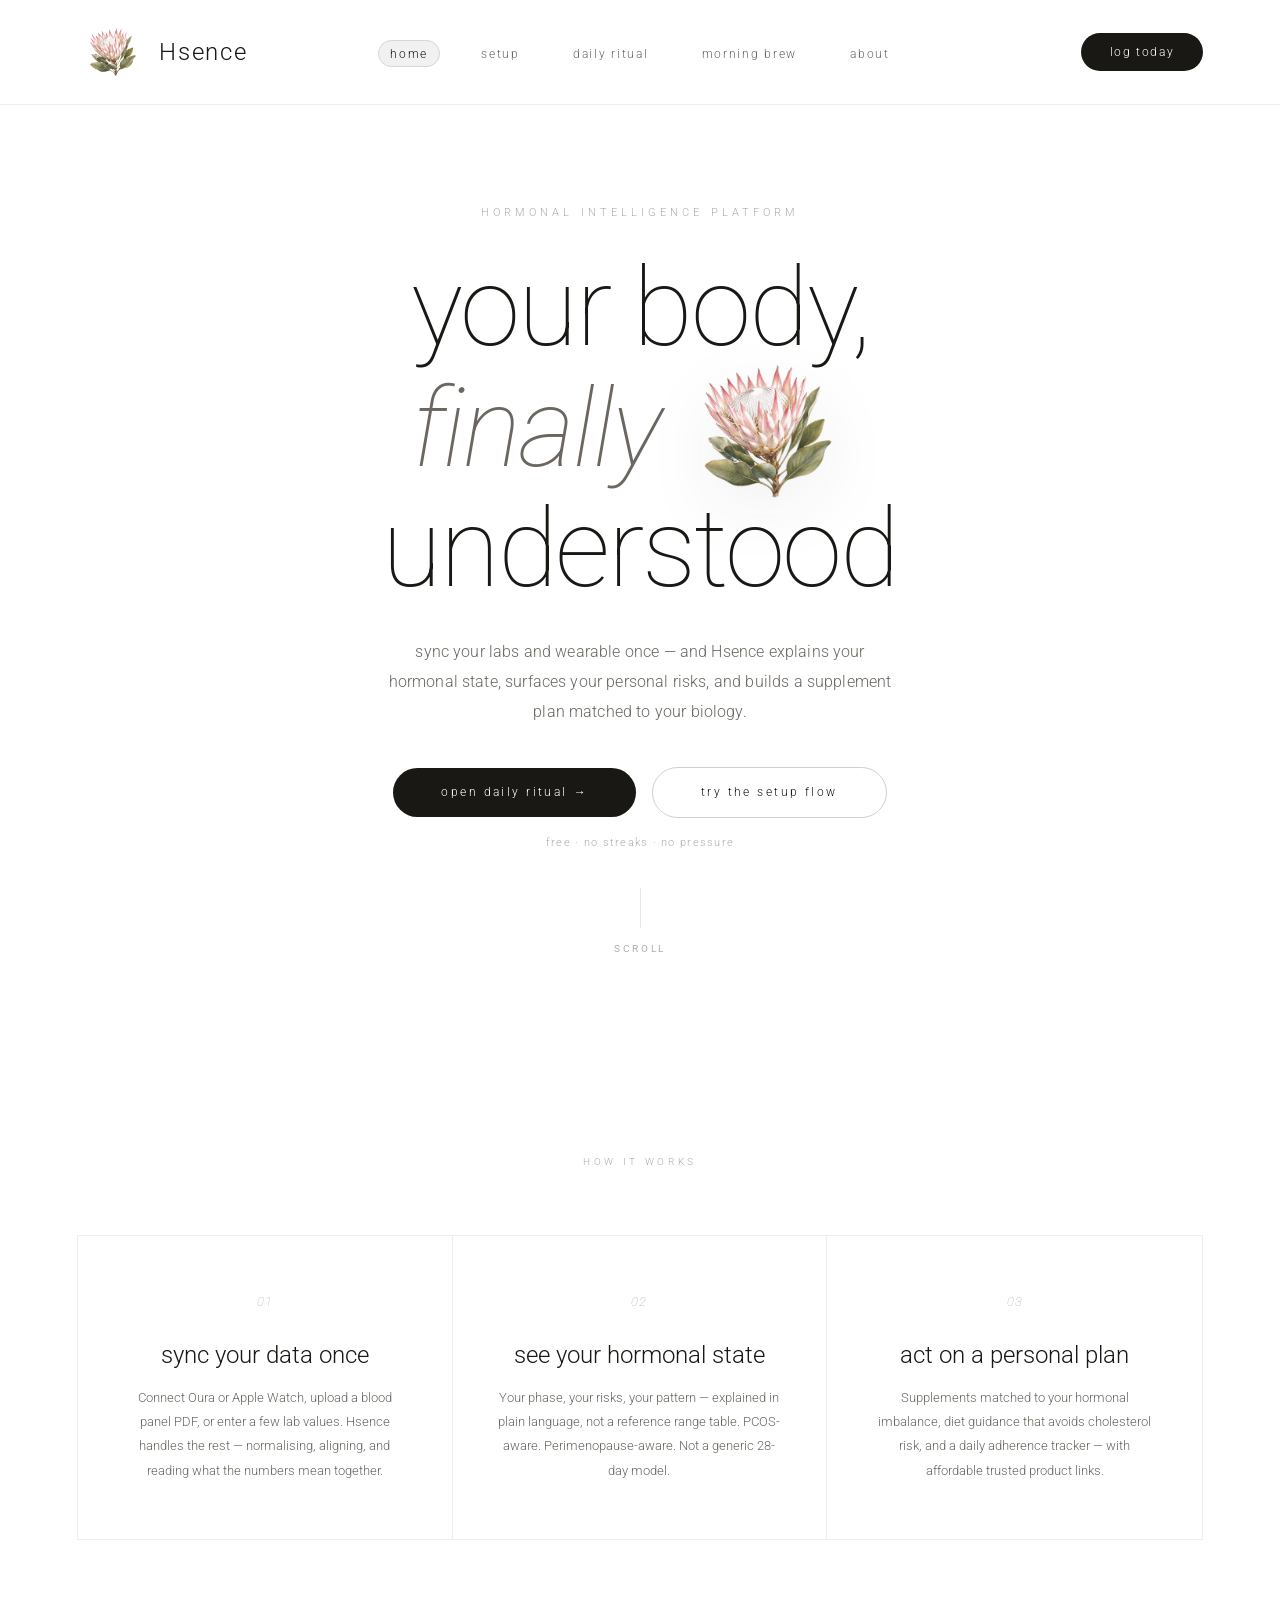
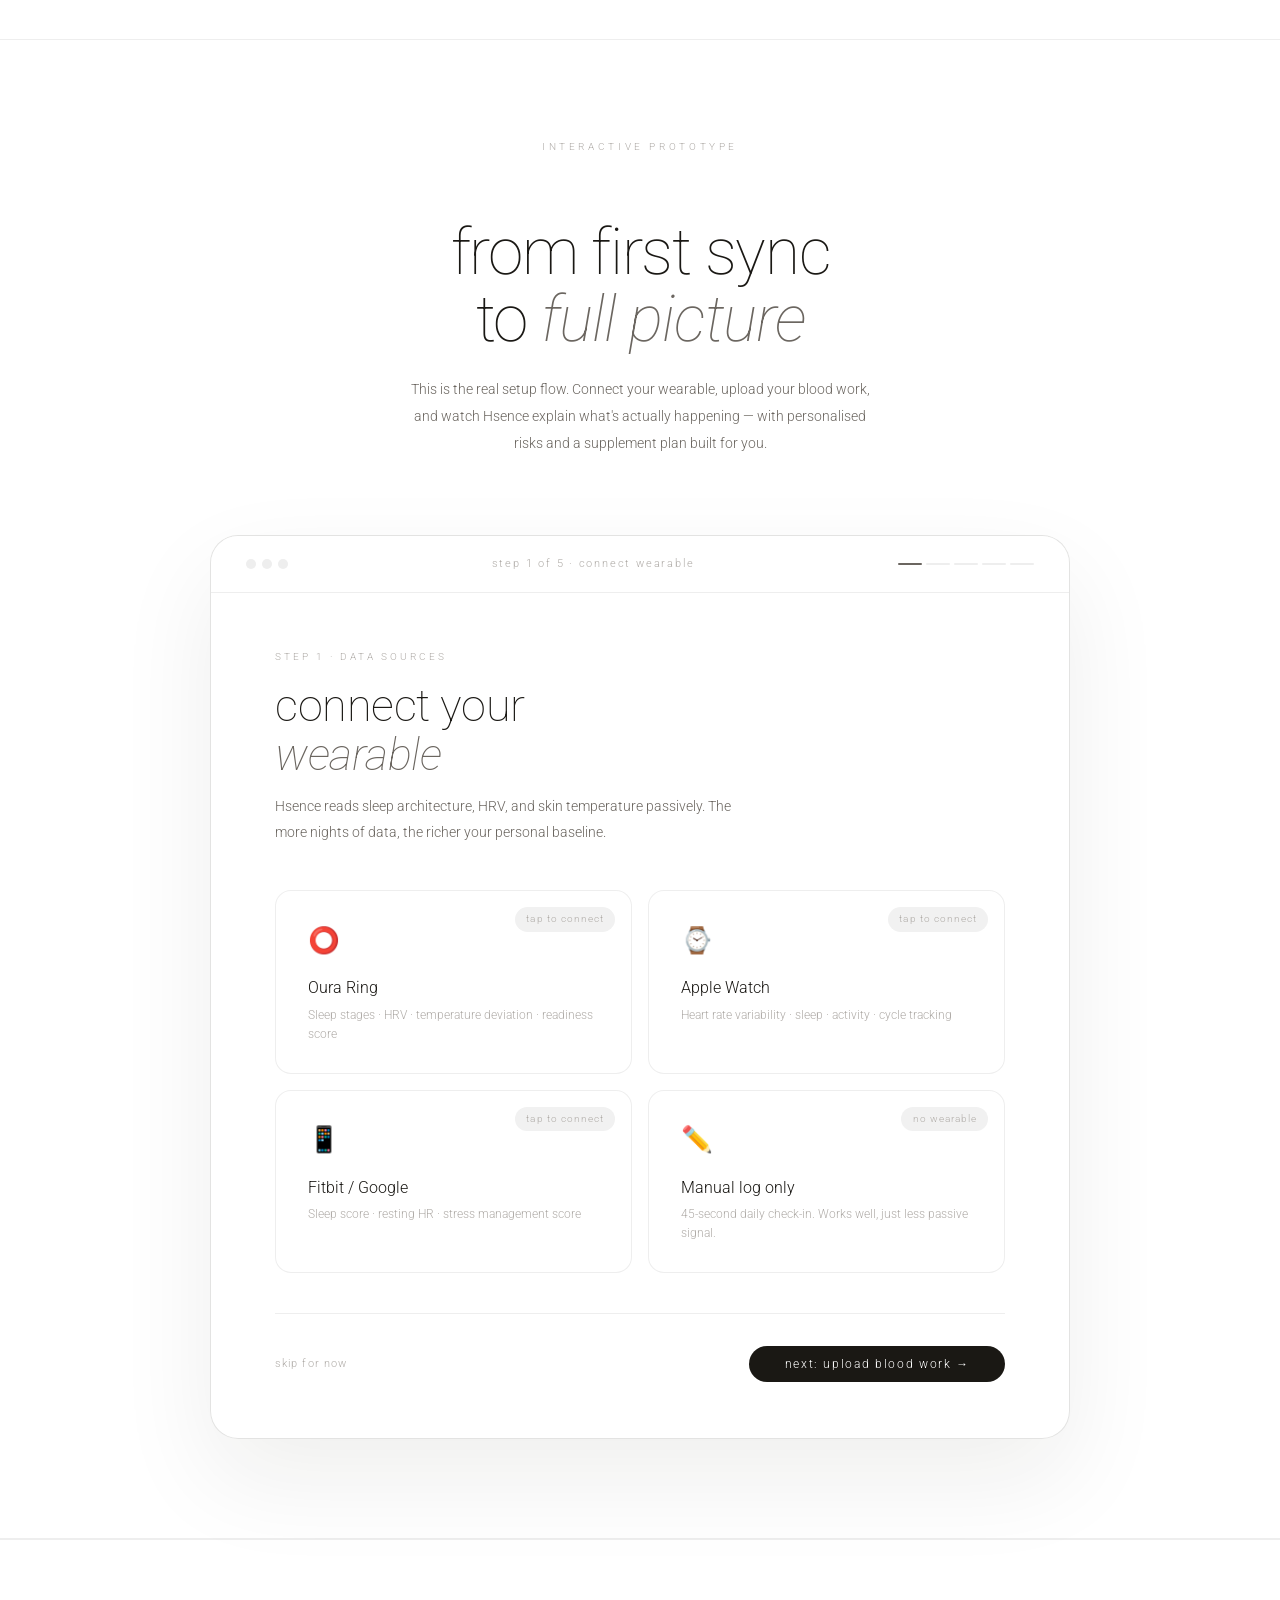
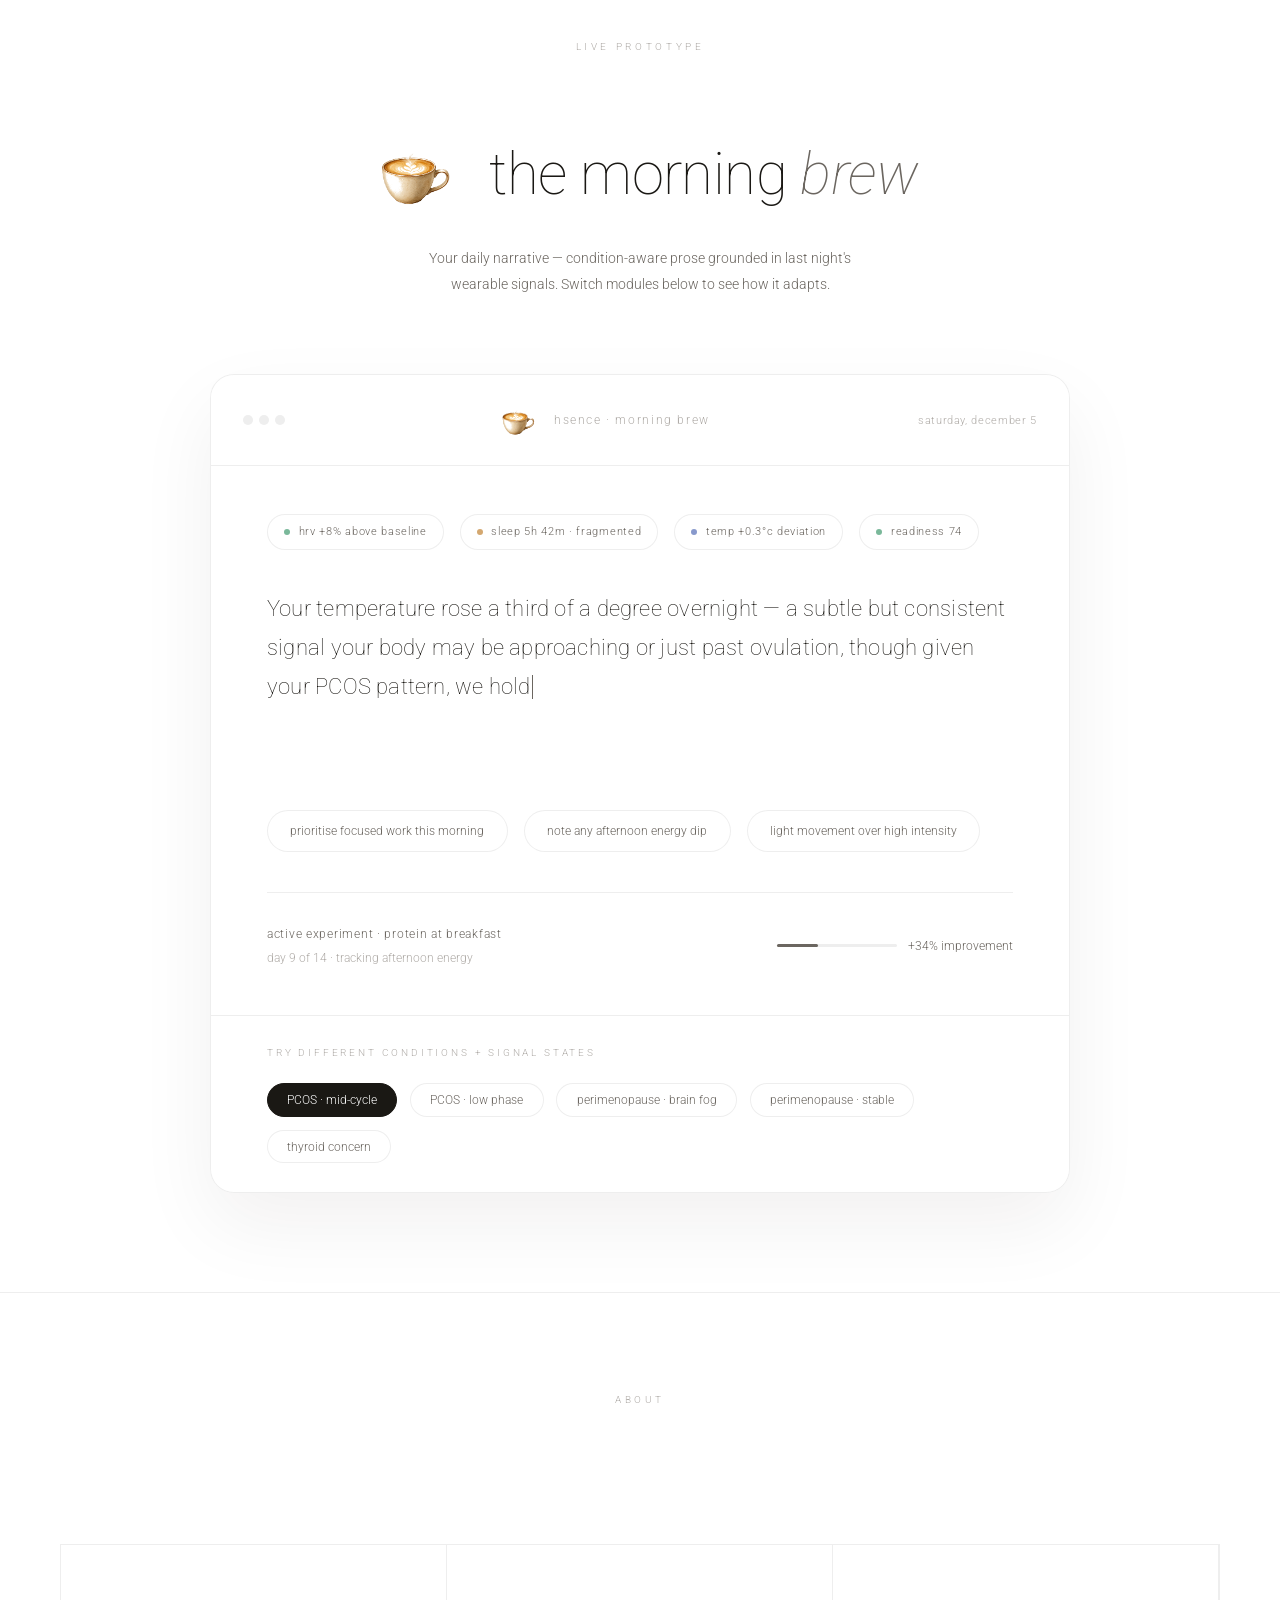
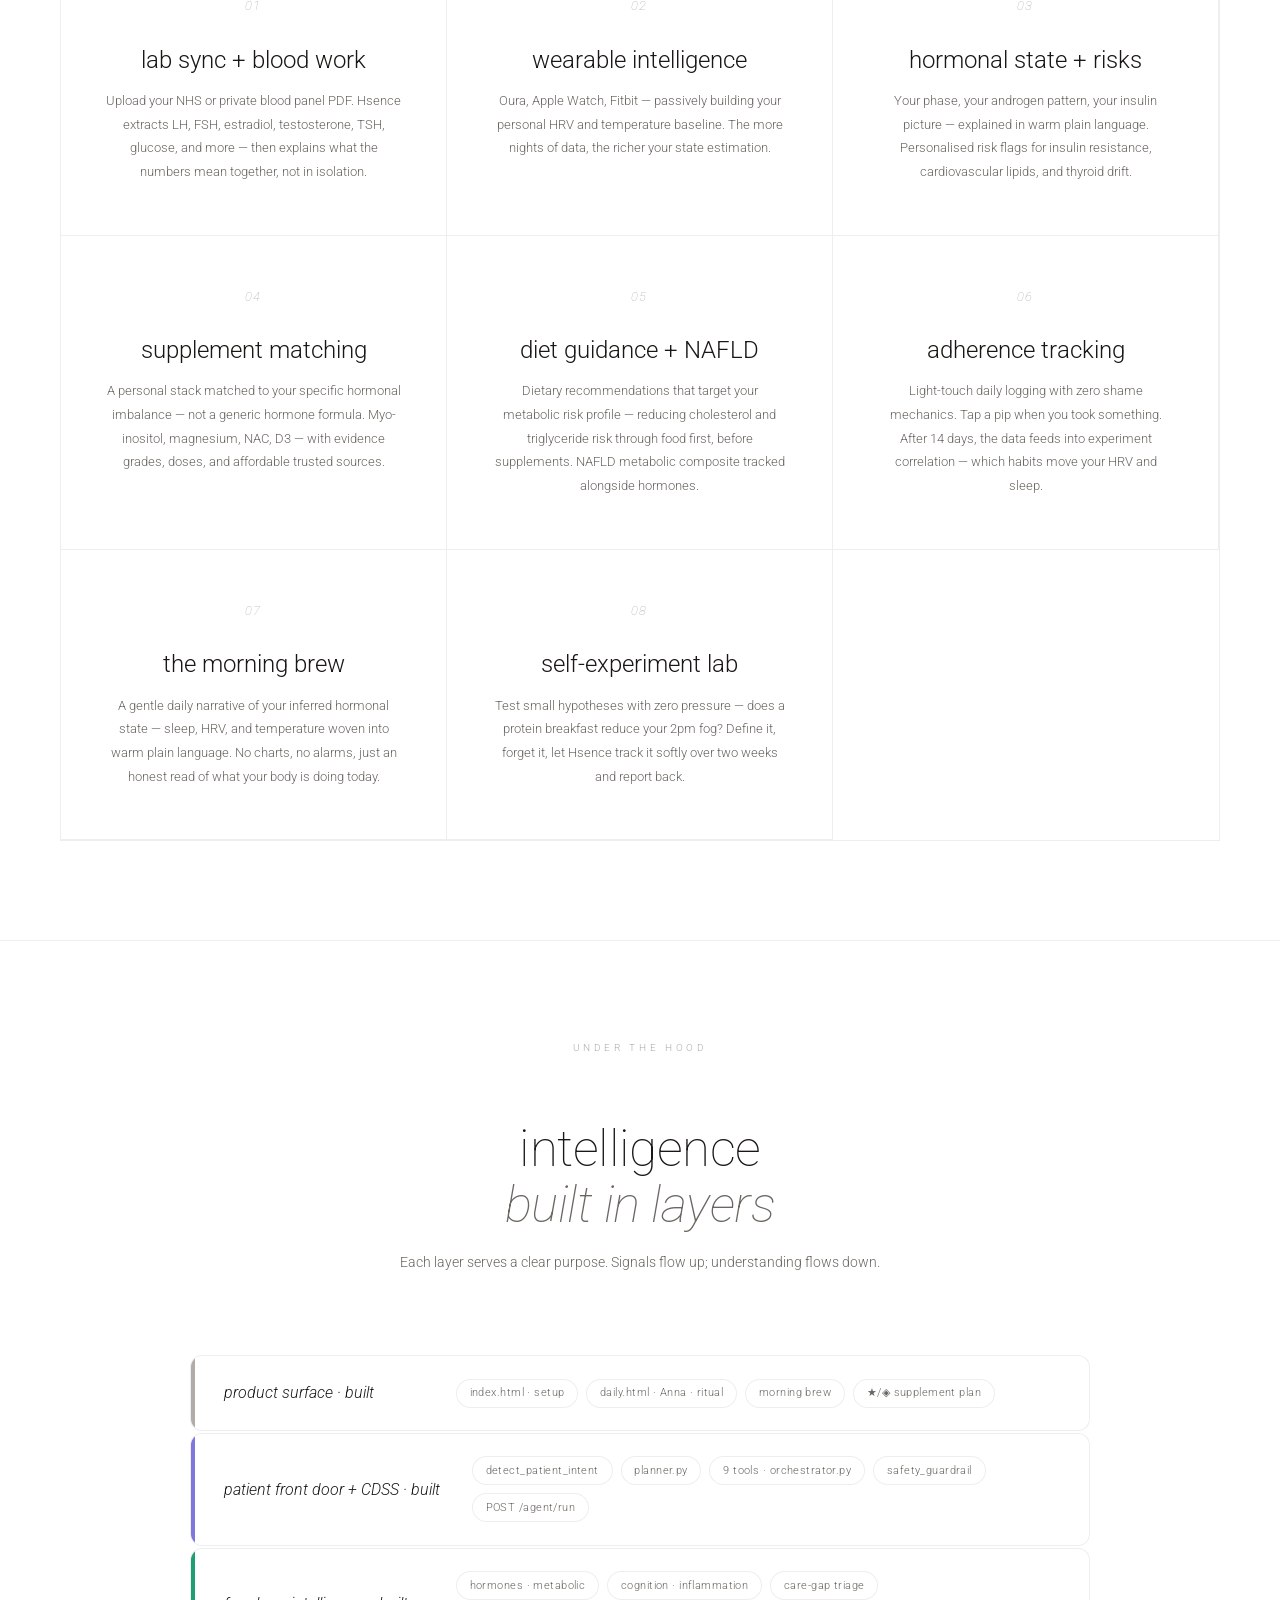
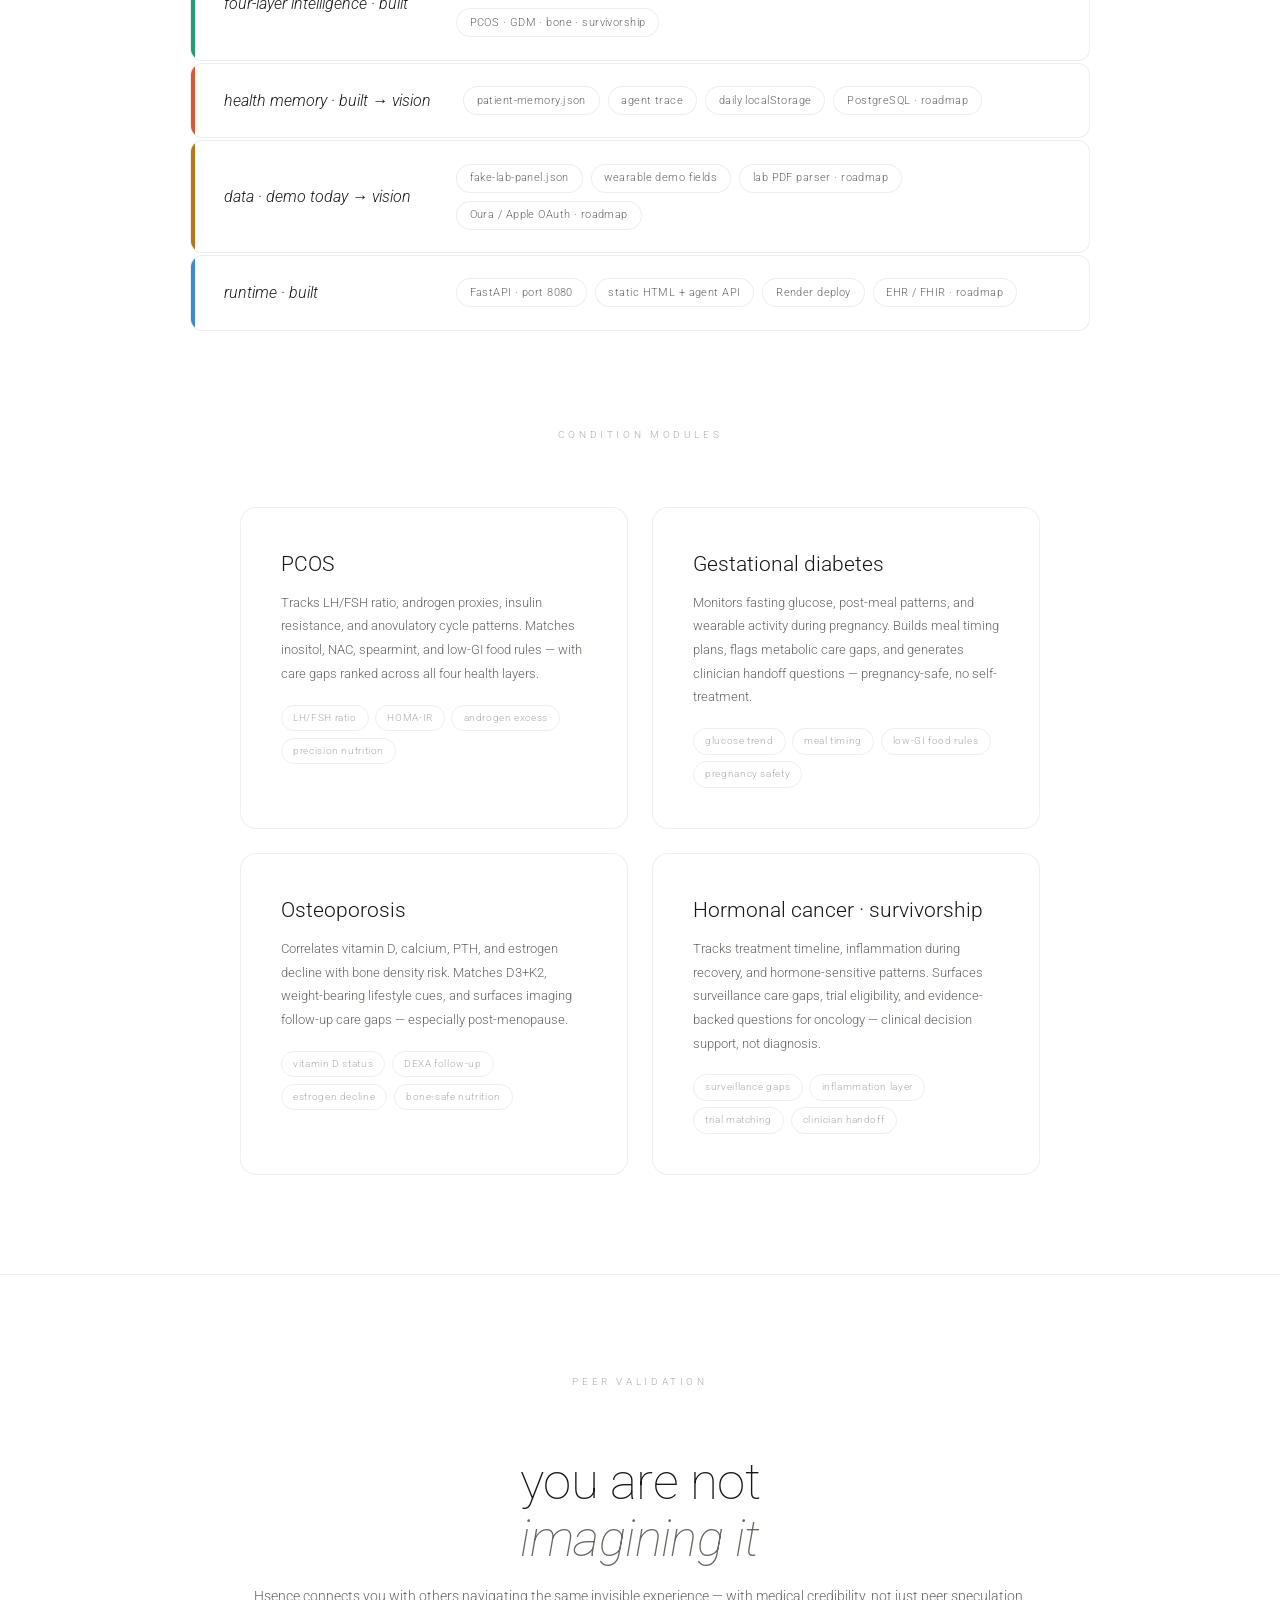
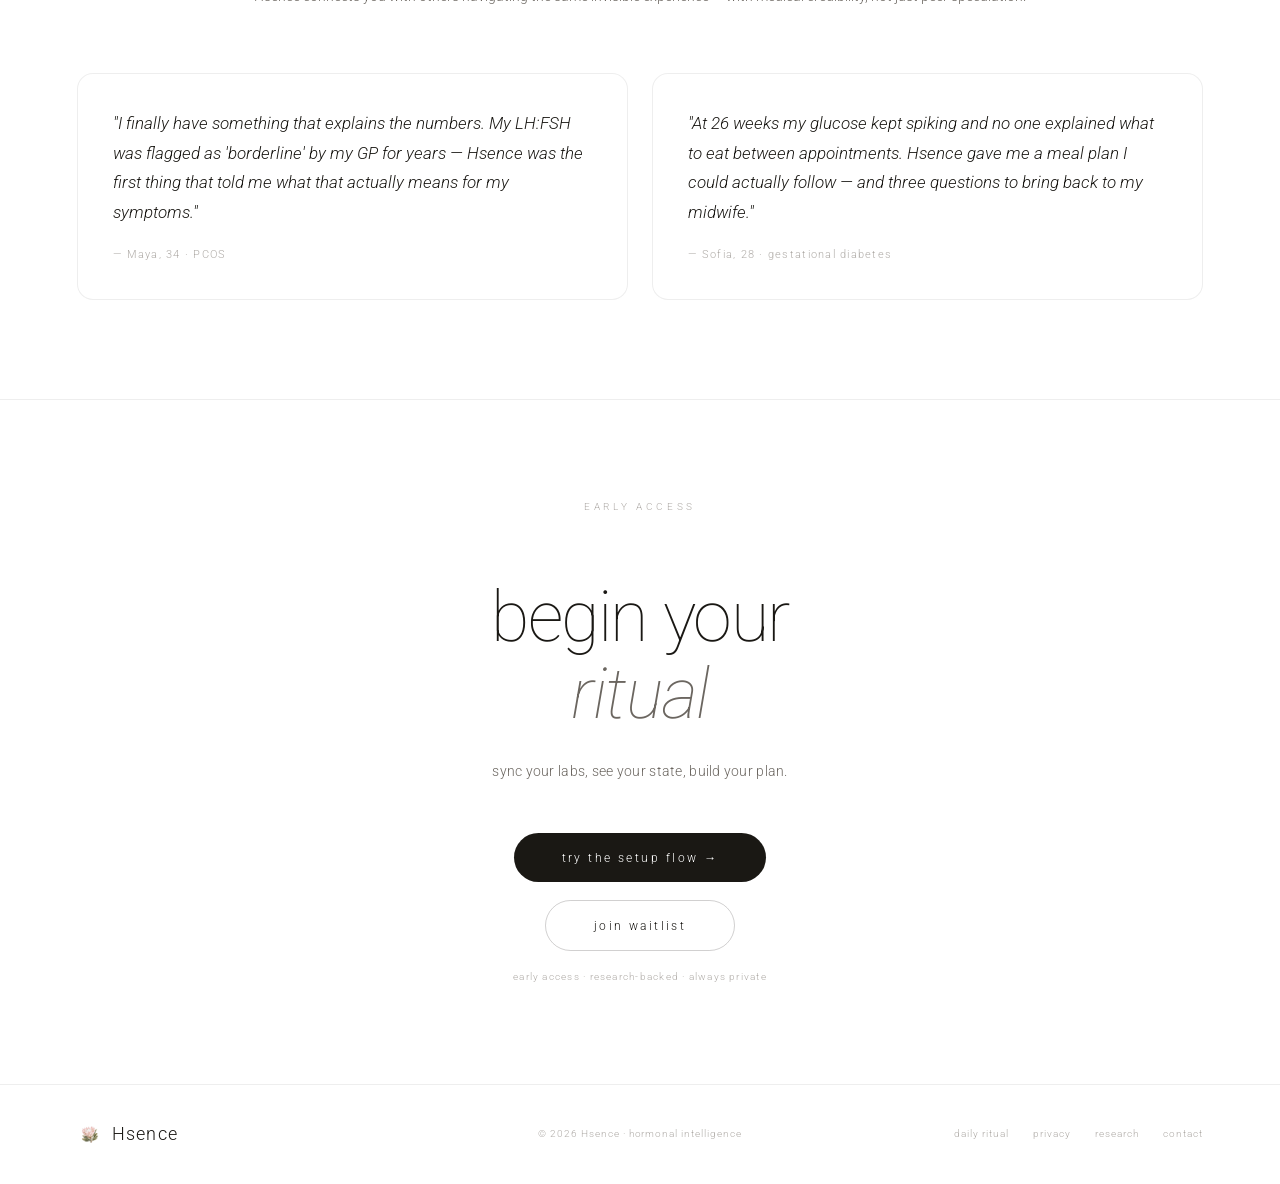
<file: index.html>
<!DOCTYPE html>
<html lang="en">
<head>
<meta charset="UTF-8"/>
<meta name="viewport" content="width=device-width, initial-scale=1.0"/>
<title>Hsence — Hormonal Intelligence</title>
<link href="https://fonts.googleapis.com/css2?family=Roboto:ital,wght@0,100;0,300;0,400;1,100;1,300;1,400&display=swap" rel="stylesheet"/>
<style>
*,*::before,*::after{box-sizing:border-box;margin:0;padding:0}
:root{
  --text-dark:#1a1814;
  --text-mid:#6b6660;
  --text-light:#b0aca8;
  --border:rgba(26,24,20,0.07);
  --border-med:rgba(26,24,20,0.12);
  --cream:#ffffff;
  --warm:#f0d4c0;
  --lavender:#ddd0f0;
  --blue-soft:#c0cce8;
  --green:#7ab89a;
  --amber:#d4a870;
  --red-soft:#cc8888;
  --blue-mid:#8899cc;
  --content-max:1080px;
  --content-wide:1160px;
  --section-x:clamp(1.25rem,6vw,5rem);
  --section-y:clamp(5rem,11vh,8.5rem);
}
html{scroll-behavior:smooth}
body{
  font-family:'Roboto',sans-serif;
  background:#ffffff;
  color:var(--text-dark);
  overflow-x:hidden;
  font-size:16px;
  line-height:1.6;
}

/* ── GRADIENT BG (hidden on main page — pure white) ── */
.gradient-bg{position:fixed;inset:0;z-index:0;pointer-events:none;background:#ffffff;overflow:hidden}
.gradient-bg .blob{display:none}
.blob-1{width:600px;height:560px;background:radial-gradient(circle,#f0d4c0 0%,#e8b89a 50%,transparent 100%);top:-10%;left:-8%;animation:lava1 28s ease-in-out infinite}
.blob-2{width:520px;height:560px;background:radial-gradient(circle,#ddd0f0 0%,#c8b8e4 55%,transparent 100%);top:-5%;right:-10%;animation:lava2 34s ease-in-out infinite}
.blob-3{width:480px;height:460px;background:radial-gradient(circle,#c0cce8 0%,#a0b0d8 55%,transparent 100%);bottom:-8%;left:10%;animation:lava3 30s ease-in-out infinite}
.blob-4{width:400px;height:420px;background:radial-gradient(circle,#edd8c8 0%,#dfc0a8 55%,transparent 100%);top:35%;left:35%;animation:lava4 38s ease-in-out infinite}
.blob-5{width:360px;height:380px;background:radial-gradient(circle,#ccd4ec 0%,#aab8dc 55%,transparent 100%);bottom:5%;right:-5%;animation:lava5 26s ease-in-out infinite}
@keyframes lava1{0%{transform:translate(0,0) scale(1)}25%{transform:translate(70px,80px) scale(1.07)}60%{transform:translate(-30px,100px) scale(0.96)}100%{transform:translate(0,0) scale(1)}}
@keyframes lava2{0%{transform:translate(0,0) scale(1)}30%{transform:translate(-80px,70px) scale(1.05)}65%{transform:translate(-40px,140px) scale(0.93)}100%{transform:translate(0,0) scale(1)}}
@keyframes lava3{0%{transform:translate(0,0) scale(1)}35%{transform:translate(60px,-70px) scale(1.06)}70%{transform:translate(-40px,-50px) scale(0.97)}100%{transform:translate(0,0) scale(1)}}
@keyframes lava4{0%{transform:translate(0,0) scale(1) rotate(0deg)}40%{transform:translate(-70px,-50px) scale(1.09) rotate(4deg)}75%{transform:translate(50px,70px) scale(0.94) rotate(-2deg)}100%{transform:translate(0,0) scale(1) rotate(0deg)}}
@keyframes lava5{0%{transform:translate(0,0) scale(1)}45%{transform:translate(-50px,-80px) scale(1.05)}85%{transform:translate(30px,-40px) scale(0.98)}100%{transform:translate(0,0) scale(1)}}

#grain-canvas{display:none}
.page{position:relative;z-index:3}
.site-wrap{width:100%;max-width:var(--content-wide);margin-left:auto;margin-right:auto;padding-left:var(--section-x);padding-right:var(--section-x)}
.site-wrap--narrow{max-width:var(--content-max)}

/* ── NAV ── */
nav{
  display:grid;
  grid-template-columns:1fr auto 1fr;
  align-items:center;
  gap:1rem 2rem;
  padding:1rem var(--section-x);
  position:sticky;top:0;z-index:100;
  background:#ffffff;
  border-bottom:0.5px solid var(--border);
}
.nav-logo{justify-self:start}
.nav-links{justify-self:center;display:flex;gap:1.8rem;list-style:none;flex-wrap:wrap;justify-content:center}
.nav-cta{justify-self:end}
@media(max-width:960px){
  nav{grid-template-columns:1fr auto;grid-template-rows:auto auto}
  .nav-links{grid-column:1/-1;justify-self:center;gap:1rem 1.4rem}
}
.nav-logo{display:inline-flex;align-items:center;gap:0.65rem;text-decoration:none;line-height:1}
.nav-logo-img{width:72px;height:72px;object-fit:contain;display:block;flex-shrink:0}
.nav-logo-text{font-weight:300;font-size:1.5rem;letter-spacing:0.07em;color:var(--text-dark)}
.nav-links a{font-size:0.76rem;font-weight:300;color:var(--text-mid);text-decoration:none;letter-spacing:0.14em;text-transform:lowercase;transition:color 0.2s,background 0.2s,border-color 0.2s;padding:0.35rem 0.7rem;border-radius:999px;border:0.5px solid transparent}
.nav-links a:hover{color:var(--text-dark)}
.nav-links a.active{color:var(--text-dark);background:rgba(26,24,20,0.06);border-color:rgba(26,24,20,0.12)}
.nav-cta{font-size:0.73rem;font-weight:300;letter-spacing:0.14em;color:#fff;background:var(--text-dark);padding:0.6rem 1.8rem;border-radius:999px;text-decoration:none;text-transform:lowercase;transition:opacity 0.2s}
.nav-cta:hover{opacity:0.75}

/* ── HERO ── */
.hero{
  min-height:calc(100vh - 88px);display:flex;align-items:center;justify-content:center;
  padding:var(--section-y) var(--section-x);
  text-align:center;
  animation:fadeUp 1s ease 0.15s both;
}
.hero-inner{
  max-width:880px;width:100%;margin:0 auto;
  display:flex;flex-direction:column;align-items:center;
}
.hero-eyebrow{font-size:0.67rem;font-weight:300;letter-spacing:0.38em;color:var(--text-light);text-transform:uppercase;margin-bottom:2rem}
.hero-title{
  font-weight:100;font-size:clamp(3.2rem,8.5vw,7rem);line-height:1.02;
  letter-spacing:-0.02em;text-align:center;width:100%;
}
.hero-title em{font-style:italic;font-weight:100;color:var(--text-mid)}
.hero-finally-row{
  display:inline-flex;align-items:center;justify-content:center;
  gap:0.25rem;vertical-align:middle;
}
.hero-flower-near{
  width:min(200px,26vw);height:auto;object-fit:contain;display:block;
  margin:0 0 -0.2rem 0.15rem;
  filter:drop-shadow(0 16px 32px rgba(26,24,20,0.08));
  animation:flowerFloat 8s ease-in-out infinite;
  flex-shrink:0;
}
@keyframes flowerFloat{
  0%,100%{transform:translateY(0) scale(1)}
  50%{transform:translateY(-10px) scale(1.02)}
}
.hero-sub{
  font-size:0.98rem;font-weight:300;color:var(--text-mid);line-height:1.9;
  max-width:520px;margin:2rem auto 2.5rem;letter-spacing:0.01em;text-align:center;
}
.hero-actions{
  display:flex;flex-direction:row;flex-wrap:wrap;align-items:center;
  justify-content:center;gap:0.85rem 1rem;width:100%;
}
.hero-note{
  flex-basis:100%;font-size:0.66rem;color:var(--text-light);
  font-weight:300;letter-spacing:0.12em;text-align:center;margin-top:0.25rem;
}
.scroll-hint{
  margin-top:4vh;font-size:0.6rem;letter-spacing:0.28em;color:var(--text-light);
  text-transform:uppercase;display:flex;flex-direction:column;align-items:center;gap:0.8rem;
}
@media(max-width:640px){
  .hero-actions{flex-direction:column}
  .hero-flower-near{width:min(160px,38vw)}
}
.btn-primary{background:var(--text-dark);color:#fff;font-family:'Roboto',sans-serif;font-size:0.76rem;font-weight:300;letter-spacing:0.2em;text-transform:lowercase;border:none;border-radius:999px;padding:1.1rem 3rem;cursor:pointer;transition:opacity 0.2s,transform 0.2s}
.btn-primary:hover{opacity:0.78;transform:translateY(-2px)}
.btn-outline{background:transparent;color:var(--text-dark);font-family:'Roboto',sans-serif;font-size:0.76rem;font-weight:300;letter-spacing:0.2em;text-transform:lowercase;border:0.5px solid rgba(26,24,20,0.2);border-radius:999px;padding:1.1rem 3rem;cursor:pointer;transition:background 0.2s,transform 0.2s}
.btn-outline:hover{background:rgba(26,24,20,0.04);transform:translateY(-2px)}
.scroll-line{width:0.5px;height:40px;background:var(--text-light);opacity:0.3;animation:scrollPulse 2.5s ease-in-out infinite}
@keyframes scrollPulse{0%,100%{transform:scaleY(1);opacity:0.3}50%{transform:scaleY(0.4);opacity:0.1}}

/* ── SECTION COMMON ── */
section{padding:var(--section-y) var(--section-x)}
.section-label{
  font-size:0.63rem;letter-spacing:0.36em;color:var(--text-light);
  text-transform:uppercase;text-align:center;
  margin-bottom:clamp(2.5rem,5vw,4rem);font-weight:300;
}
.section-head{text-align:center;max-width:640px;margin:0 auto clamp(3rem,6vw,5rem)}
.section-head .section-label{margin-bottom:1.2rem}

/* ── ONBOARDING FLOW SECTION ── */
.onboarding-section{
  background:#ffffff;
  border-top:0.5px solid var(--border);
  border-bottom:0.5px solid var(--border);
  padding:var(--section-y) var(--section-x);
}
.onboarding-intro{text-align:center;margin-bottom:clamp(3rem,6vw,5rem);max-width:640px;margin-left:auto;margin-right:auto}
.onboarding-title{font-weight:100;font-size:clamp(2.4rem,5vw,4.2rem);line-height:1.05;letter-spacing:-0.02em;margin-bottom:1.4rem}
.onboarding-title em{font-style:italic;color:var(--text-mid)}
.onboarding-sub{font-size:0.9rem;font-weight:300;color:var(--text-mid);line-height:1.9;max-width:460px;margin:0 auto}

/* The big interactive prototype frame */
.setup-frame{
  max-width:860px;margin:0 auto;
  background:rgba(255,255,255,0.88);
  backdrop-filter:blur(24px);
  border:0.5px solid var(--border-med);
  border-radius:28px;
  overflow:hidden;
  box-shadow:0 40px 100px rgba(26,24,20,0.07);
}
.setup-topbar{
  display:flex;align-items:center;justify-content:space-between;
  padding:1.2rem 2.2rem;
  border-bottom:0.5px solid var(--border);
  background:rgba(255,255,255,0.5);
}
.setup-dots{display:flex;gap:6px}
.setup-dot{width:10px;height:10px;border-radius:50%;background:var(--border)}
.setup-step-label{font-size:0.7rem;font-weight:300;letter-spacing:0.16em;color:var(--text-light);text-transform:lowercase}
.setup-progress-bar{display:flex;gap:4px;align-items:center}
.progress-pip{width:24px;height:2px;border-radius:2px;background:var(--border);transition:background 0.4s}
.progress-pip.done{background:var(--text-dark)}
.progress-pip.active{background:var(--text-mid)}

/* Steps */
.setup-body{padding:3.5rem 4rem;min-height:480px}
.setup-step{display:none;animation:fadeUp 0.45s ease both}
.setup-step.active{display:block}

/* Step headings */
.step-eyebrow{font-size:0.63rem;letter-spacing:0.3em;text-transform:uppercase;color:var(--text-light);font-weight:300;margin-bottom:1rem}
.step-title{font-weight:100;font-size:clamp(1.8rem,3.5vw,2.8rem);line-height:1.1;margin-bottom:0.9rem;letter-spacing:-0.01em}
.step-title em{font-style:italic;color:var(--text-mid)}
.step-desc{font-size:0.85rem;font-weight:300;color:var(--text-mid);line-height:1.9;max-width:480px;margin-bottom:2.8rem}

/* Wearable connect cards */
.connect-grid{display:grid;grid-template-columns:1fr 1fr;gap:1rem;margin-bottom:2.5rem}
.connect-card{
  border:0.5px solid var(--border);border-radius:16px;
  padding:1.8rem 2rem;cursor:pointer;
  background:rgba(255,255,255,0.6);
  transition:all 0.2s;
  position:relative;
}
.connect-card:hover{border-color:rgba(26,24,20,0.2);background:rgba(255,255,255,0.95)}
.connect-card.selected{border-color:var(--text-dark);background:rgba(26,24,20,0.04)}
.connect-card.connected{border-color:var(--green)}
.connect-card-icon{font-size:1.6rem;margin-bottom:0.9rem}
.connect-card-name{font-weight:300;font-size:1rem;color:var(--text-dark);margin-bottom:0.3rem}
.connect-card-sub{font-size:0.74rem;font-weight:300;color:var(--text-light);line-height:1.6}
.connect-status{
  position:absolute;top:1rem;right:1rem;
  font-size:0.64rem;font-weight:300;letter-spacing:0.1em;
  padding:0.25rem 0.7rem;border-radius:999px;
}
.connect-status.idle{background:rgba(26,24,20,0.06);color:var(--text-light)}
.connect-status.syncing{background:rgba(180,160,100,0.12);color:var(--amber)}
.connect-status.done{background:rgba(122,184,154,0.15);color:var(--green)}

/* Manual log */
.manual-or{text-align:center;font-size:0.72rem;font-weight:300;color:var(--text-light);letter-spacing:0.12em;margin:1.5rem 0}

/* Lab upload */
.lab-upload-zone{
  border:0.5px dashed rgba(26,24,20,0.18);border-radius:16px;
  padding:3rem 2.5rem;text-align:center;cursor:pointer;
  transition:all 0.2s;margin-bottom:1.5rem;
  background:rgba(255,255,255,0.4);
}
.lab-upload-zone:hover{border-color:rgba(26,24,20,0.32);background:rgba(255,255,255,0.8)}
.lab-upload-zone.uploading{border-color:var(--amber)}
.lab-upload-zone.done{border-color:var(--green);background:rgba(122,184,154,0.07)}
.upload-icon{font-size:2rem;margin-bottom:0.8rem;opacity:0.4}
.upload-text{font-size:0.82rem;font-weight:300;color:var(--text-mid);line-height:1.7}
.upload-fine{font-size:0.68rem;color:var(--text-light);font-weight:300;margin-top:0.4rem;letter-spacing:0.06em}

/* Lab markers grid */
.lab-markers{display:grid;grid-template-columns:repeat(auto-fill,minmax(200px,1fr));gap:0.7rem;margin-top:1.8rem}
.lab-marker{
  border:0.5px solid var(--border);border-radius:12px;
  padding:1rem 1.2rem;
  background:rgba(255,255,255,0.7);
  display:flex;align-items:center;justify-content:space-between;
}
.lab-marker-name{font-size:0.76rem;font-weight:300;color:var(--text-mid)}
.lab-marker-val{font-size:0.86rem;font-weight:300;color:var(--text-dark)}
.lab-marker-flag{
  font-size:0.6rem;font-weight:300;letter-spacing:0.08em;
  padding:0.18rem 0.55rem;border-radius:999px;margin-left:0.5rem;
}
.flag-high{background:rgba(204,136,136,0.15);color:var(--red-soft)}
.flag-low{background:rgba(136,153,204,0.15);color:var(--blue-mid)}
.flag-ok{background:rgba(122,184,154,0.15);color:var(--green)}

/* State reveal — the big visual */
.state-reveal{
  display:flex;flex-direction:column;gap:1.5rem;
  margin-bottom:2.5rem;
}
.state-primary-card{
  border:0.5px solid var(--border-med);border-radius:18px;
  padding:2.2rem 2.5rem;
  background:rgba(255,255,255,0.7);
  position:relative;overflow:hidden;
}
.state-phase-badge{
  display:inline-flex;align-items:center;gap:0.6rem;
  font-size:0.68rem;font-weight:300;letter-spacing:0.14em;text-transform:uppercase;
  padding:0.35rem 1rem;border-radius:999px;
  background:rgba(122,184,154,0.15);color:var(--green);
  border:0.5px solid rgba(122,184,154,0.3);
  margin-bottom:1.2rem;
}
.state-phase-dot{width:5px;height:5px;border-radius:50%;background:var(--green)}
.state-phase-title{font-weight:100;font-size:1.9rem;color:var(--text-dark);margin-bottom:0.6rem;letter-spacing:-0.01em}
.state-phase-title em{font-style:italic;color:var(--text-mid)}
.state-phase-desc{font-size:0.84rem;font-weight:300;color:var(--text-mid);line-height:1.85;max-width:480px}
.state-signal-row{display:flex;flex-wrap:wrap;gap:0.6rem;margin-top:1.4rem}
.state-sig-pill{
  display:flex;align-items:center;gap:0.5rem;
  padding:0.4rem 0.9rem;
  border:0.5px solid var(--border);border-radius:999px;
  font-size:0.7rem;font-weight:300;color:var(--text-mid);
  background:rgba(255,255,255,0.8);
}
.state-sig-dot{width:5px;height:5px;border-radius:50%;flex-shrink:0}

/* Risk cards */
.risk-grid{display:grid;grid-template-columns:1fr 1fr 1fr;gap:0.8rem;margin-bottom:2rem}
.risk-card{
  border-radius:14px;padding:1.4rem 1.5rem;
  border:0.5px solid var(--border);
  background:rgba(255,255,255,0.6);
}
.risk-label{font-size:0.64rem;font-weight:300;letter-spacing:0.14em;text-transform:uppercase;margin-bottom:0.6rem}
.risk-name{font-size:0.88rem;font-weight:300;color:var(--text-dark);margin-bottom:0.4rem;line-height:1.3}
.risk-bar-wrap{height:3px;background:var(--border);border-radius:2px;margin-top:0.7rem}
.risk-bar-fill{height:100%;border-radius:2px;transition:width 1.4s ease}
.risk-note{font-size:0.68rem;font-weight:300;color:var(--text-light);margin-top:0.5rem;line-height:1.5}
.risk-low .risk-label{color:var(--green)}
.risk-low .risk-bar-fill{background:var(--green)}
.risk-med .risk-label{color:var(--amber)}
.risk-med .risk-bar-fill{background:var(--amber)}
.risk-high .risk-label{color:var(--red-soft)}
.risk-high .risk-bar-fill{background:var(--red-soft)}

/* Supplement plan */
.supps-grid{display:flex;flex-direction:column;gap:0.7rem;margin-bottom:2rem}
.supp-row{
  display:flex;align-items:flex-start;gap:1.2rem;
  padding:1.2rem 1.5rem;
  border:0.5px solid var(--border);border-radius:14px;
  background:rgba(255,255,255,0.6);
  transition:background 0.2s;cursor:pointer;
  position:relative;
}
.supp-row:hover{background:rgba(255,255,255,0.95)}
.supp-row.tracked{border-color:var(--green)}
.supp-icon-wrap{
  width:40px;height:40px;border-radius:12px;
  background:rgba(26,24,20,0.05);
  display:flex;align-items:center;justify-content:center;
  font-size:1.2rem;flex-shrink:0;
}
.supp-info{flex:1}
.supp-name{font-weight:300;font-size:0.92rem;color:var(--text-dark);margin-bottom:0.2rem}
.supp-why{font-size:0.74rem;font-weight:300;color:var(--text-mid);line-height:1.65}
.supp-tags{display:flex;flex-wrap:wrap;gap:0.4rem;margin-top:0.6rem}
.supp-tag{font-size:0.62rem;padding:0.2rem 0.6rem;border:0.5px solid var(--border);border-radius:999px;color:var(--text-light);font-weight:300;letter-spacing:0.06em}
.supp-right{display:flex;flex-direction:column;align-items:flex-end;gap:0.5rem;flex-shrink:0}
.supp-dose{font-size:0.72rem;font-weight:300;color:var(--text-mid);letter-spacing:0.04em}
.supp-price{font-size:0.8rem;font-weight:300;color:var(--text-dark)}
.supp-track-btn{
  font-size:0.64rem;font-weight:300;letter-spacing:0.12em;
  padding:0.3rem 0.9rem;border-radius:999px;
  border:0.5px solid var(--border);
  background:rgba(255,255,255,0.8);cursor:pointer;
  font-family:'Roboto',sans-serif;color:var(--text-mid);
  transition:all 0.2s;
}
.supp-track-btn:hover{background:var(--text-dark);color:#fff;border-color:var(--text-dark)}
.supp-track-btn.tracking{background:rgba(122,184,154,0.15);color:var(--green);border-color:rgba(122,184,154,0.3)}
.supp-evidence{
  display:inline-flex;align-items:center;gap:0.3rem;
  font-size:0.62rem;font-weight:300;letter-spacing:0.08em;
  padding:0.2rem 0.6rem;border-radius:999px;
  margin-top:0.5rem;
}
.evidence-strong{background:rgba(122,184,154,0.12);color:var(--green)}
.evidence-moderate{background:rgba(212,168,112,0.12);color:var(--amber)}

/* Diet recs */
.diet-cards{display:grid;grid-template-columns:1fr 1fr;gap:1rem;margin-bottom:2rem}
.diet-card{
  border:0.5px solid var(--border);border-radius:16px;padding:1.8rem 2rem;
  background:rgba(255,255,255,0.55);
}
.diet-card-title{font-weight:300;font-size:1rem;color:var(--text-dark);margin-bottom:0.5rem}
.diet-card-desc{font-size:0.78rem;font-weight:300;color:var(--text-mid);line-height:1.8;margin-bottom:1rem}
.diet-items{display:flex;flex-direction:column;gap:0.4rem}
.diet-item{display:flex;align-items:center;gap:0.6rem;font-size:0.76rem;font-weight:300;color:var(--text-mid)}
.diet-dot{width:4px;height:4px;border-radius:50%;background:var(--text-light);flex-shrink:0}
.diet-avoid{border-color:rgba(204,136,136,0.2)}
.diet-avoid .diet-dot{background:var(--red-soft)}

/* Adherence tracker */
.adherence-section{
  display:flex;flex-direction:column;gap:1rem;
  margin-bottom:2rem;
}
.adherence-row{display:flex;align-items:center;gap:1rem}
.adherence-name{font-size:0.8rem;font-weight:300;color:var(--text-mid);min-width:160px;flex-shrink:0}
.adherence-track{display:flex;gap:5px;flex:1}
.adherence-pip{
  width:22px;height:22px;border-radius:6px;
  border:0.5px solid var(--border);
  background:rgba(255,255,255,0.5);cursor:pointer;
  transition:all 0.15s;
  display:flex;align-items:center;justify-content:center;
  font-size:0.7rem;
}
.adherence-pip:hover{border-color:rgba(26,24,20,0.2)}
.adherence-pip.done{background:rgba(122,184,154,0.2);border-color:rgba(122,184,154,0.4);color:var(--green)}
.adherence-pip.skipped{background:rgba(204,136,136,0.12);border-color:rgba(204,136,136,0.25);color:var(--red-soft)}
.adherence-pct{font-size:0.72rem;font-weight:300;color:var(--text-light);min-width:36px;text-align:right;letter-spacing:0.04em}

/* Morning brew (same as before but adapted) */
.brew-frame{
  max-width:860px;margin:0 auto;
  background:rgba(255,255,255,0.85);
  backdrop-filter:blur(20px);
  border:0.5px solid var(--border);
  border-radius:24px;
  overflow:hidden;
  box-shadow:0 32px 80px rgba(26,24,20,0.06);
}
.brew-topbar{
  display:flex;align-items:center;justify-content:space-between;
  padding:1.2rem 2rem;
  border-bottom:0.5px solid var(--border);
  background:rgba(255,255,255,0.6);
}
.brew-dot-row{display:flex;gap:6px}
.brew-dot{width:10px;height:10px;border-radius:50%;background:var(--border)}
.brew-title-bar{font-size:0.72rem;font-weight:300;letter-spacing:0.14em;color:var(--text-light);text-transform:lowercase;display:inline-flex;align-items:center;gap:0.55rem}
.brew-coffee-icon{width:52px;height:52px;object-fit:contain;display:block}
.proto-title-row{display:flex;align-items:center;justify-content:center;gap:1.1rem;margin-bottom:1rem;flex-wrap:wrap}
.brew-header-icon{width:110px;height:110px;object-fit:contain;display:block;flex-shrink:0}
.coffee-wrap{position:relative;display:inline-flex;align-items:flex-end;justify-content:center;flex-shrink:0}
.coffee-wrap--lg .coffee-cup-img{width:110px;height:110px;object-fit:contain;display:block}
.coffee-wrap--sm .coffee-cup-img{width:52px;height:52px;object-fit:contain;display:block}
.coffee-steam{position:absolute;top:-2%;left:50%;transform:translateX(-50%);width:72%;height:48%;pointer-events:none;z-index:1}
.coffee-steam i{position:absolute;bottom:0;display:block;width:7px;height:26px;background:linear-gradient(to top,rgba(107,102,96,0.45),rgba(107,102,96,0));border-radius:999px;filter:blur(2px);opacity:0;animation:steamRise 3s ease-in-out infinite}
.coffee-steam i:nth-child(1){left:16%;animation-delay:0s}
.coffee-steam i:nth-child(2){left:42%;height:32px;width:8px;animation-delay:1s}
.coffee-steam i:nth-child(3){left:68%;animation-delay:2s}
.coffee-wrap--sm .coffee-steam i{width:5px;height:18px}
.coffee-wrap--sm .coffee-steam i:nth-child(2){height:22px}
@keyframes steamRise{
  0%{transform:translateY(0) scaleX(1);opacity:0}
  18%{opacity:0.6}
  55%{transform:translateY(-22px) scaleX(1.25);opacity:0.35}
  100%{transform:translateY(-42px) scaleX(1.5);opacity:0}
}
.brew-date{font-size:0.68rem;font-weight:300;color:var(--text-light);letter-spacing:0.06em}
.brew-body{padding:3rem 3.5rem}
.brew-signal-row{display:flex;gap:1rem;margin-bottom:2.5rem;flex-wrap:wrap}
.signal-pill{display:flex;align-items:center;gap:0.55rem;padding:0.5rem 1rem;border:0.5px solid var(--border);border-radius:999px;background:rgba(255,255,255,0.8);font-size:0.7rem;font-weight:300;color:var(--text-mid);letter-spacing:0.06em}
.signal-dot{width:6px;height:6px;border-radius:50%;flex-shrink:0}
.signal-dot.green{background:#7ab89a}
.signal-dot.amber{background:#d4a870}
.signal-dot.blue{background:#8899cc}
.signal-dot.red{background:#cc8888}
.brew-narrative{font-weight:100;font-size:1.35rem;line-height:1.8;color:var(--text-dark);letter-spacing:0.01em;min-height:180px;margin-bottom:2.5rem}
.brew-narrative em{font-style:italic;color:var(--text-mid)}
.brew-actions{display:flex;gap:1rem;margin-bottom:2.5rem;flex-wrap:wrap}
.brew-action-chip{padding:0.65rem 1.4rem;border:0.5px solid var(--border);border-radius:999px;font-size:0.74rem;font-weight:300;color:var(--text-mid);cursor:pointer;transition:background 0.2s,border-color 0.2s;background:rgba(255,255,255,0.5)}
.brew-action-chip:hover{background:rgba(26,24,20,0.05);border-color:rgba(26,24,20,0.15)}
.brew-divider{height:0.5px;background:var(--border);margin:2rem 0}
.brew-experiment{display:flex;align-items:center;justify-content:space-between;gap:1rem;flex-wrap:wrap}
.experiment-label{font-size:0.75rem;font-weight:300;color:var(--text-mid);letter-spacing:0.06em}
.experiment-result{display:flex;align-items:center;gap:0.7rem;font-size:0.78rem;font-weight:300;color:var(--text-dark)}
.experiment-bar{width:120px;height:3px;background:var(--border);border-radius:2px;position:relative}
.experiment-fill{height:100%;border-radius:2px;background:var(--text-mid);transition:width 1.2s ease}
.brew-controls{border-top:0.5px solid var(--border);padding:1.8rem 3.5rem;background:rgba(255,255,255,0.4)}
.controls-label{font-size:0.63rem;letter-spacing:0.28em;text-transform:uppercase;color:var(--text-light);margin-bottom:1.4rem;font-weight:300}
.controls-row{display:flex;gap:0.8rem;flex-wrap:wrap}
.control-btn{padding:0.55rem 1.2rem;border:0.5px solid var(--border);border-radius:999px;font-size:0.72rem;font-weight:300;color:var(--text-mid);cursor:pointer;background:rgba(255,255,255,0.6);transition:all 0.2s;font-family:'Roboto',sans-serif}
.control-btn:hover,.control-btn.active{background:var(--text-dark);color:#fff;border-color:var(--text-dark)}
@keyframes blink{0%,100%{opacity:1}50%{opacity:0}}
.cursor{display:inline-block;width:1px;height:1.1em;background:var(--text-mid);vertical-align:text-bottom;margin-left:1px;animation:blink 1s step-end infinite}

/* ── NAV STEP BUTTONS ── */
.step-nav{display:flex;align-items:center;justify-content:space-between;padding-top:2rem;border-top:0.5px solid var(--border);margin-top:2.5rem}
.step-back{background:none;border:0.5px solid var(--border);color:var(--text-mid);font-family:'Roboto',sans-serif;font-size:0.74rem;font-weight:300;letter-spacing:0.14em;padding:0.7rem 1.8rem;border-radius:999px;cursor:pointer;transition:all 0.2s}
.step-back:hover{border-color:rgba(26,24,20,0.2);color:var(--text-dark)}
.step-next{background:var(--text-dark);color:#fff;font-family:'Roboto',sans-serif;font-size:0.74rem;font-weight:300;letter-spacing:0.14em;padding:0.7rem 2.2rem;border-radius:999px;cursor:pointer;border:none;transition:opacity 0.2s,transform 0.2s}
.step-next:hover{opacity:0.78;transform:translateY(-1px)}
.step-skip{font-size:0.68rem;font-weight:300;color:var(--text-light);letter-spacing:0.1em;background:none;border:none;cursor:pointer;font-family:'Roboto',sans-serif}
.step-skip:hover{color:var(--text-mid)}

/* ── HOW IT WORKS ── */
.how-grid{
  display:grid;grid-template-columns:repeat(3,1fr);gap:0;
  border:0.5px solid var(--border);
  max-width:var(--content-wide);margin:0 auto;
}
@media(max-width:900px){.how-grid{grid-template-columns:1fr}}
.how-card{padding:3.5rem 2.8rem;border-right:0.5px solid var(--border);background:#ffffff;text-align:center}
.how-card:last-child{border-right:none}
@media(max-width:900px){.how-card{border-right:none;border-bottom:0.5px solid var(--border)}.how-card:last-child{border-bottom:none}}
.how-num{font-style:italic;font-size:0.8rem;font-weight:100;color:var(--text-light);letter-spacing:0.08em;margin-bottom:1.8rem}
.how-title{font-weight:300;font-size:1.5rem;color:var(--text-dark);margin-bottom:1rem;line-height:1.2}
.how-desc{font-size:0.82rem;font-weight:300;color:var(--text-mid);line-height:1.85}

/* ── PROTOTYPE SECTION ── */
.prototype-section{
  background:#ffffff;border-top:0.5px solid var(--border);
  border-bottom:0.5px solid var(--border);padding:var(--section-y) var(--section-x);
}
.proto-intro{text-align:center;margin-bottom:clamp(3rem,6vw,5rem);max-width:640px;margin-left:auto;margin-right:auto}
.proto-title{font-weight:100;font-size:clamp(2.2rem,4.5vw,3.8rem);line-height:1.1;letter-spacing:-0.01em;margin-bottom:1.2rem}
.proto-title em{font-style:italic;color:var(--text-mid)}
.proto-sub{font-size:0.88rem;font-weight:300;color:var(--text-mid);line-height:1.85;max-width:480px;margin:0 auto}

/* ── FEATURES ── */
.features-grid{
  display:grid;grid-template-columns:repeat(3,1fr);gap:0;
  border:0.5px solid var(--border);
  max-width:var(--content-wide);margin:0 auto;
}
@media(max-width:900px){.features-grid{grid-template-columns:1fr}}
.feature-card{padding:3.2rem 2.8rem;border-right:0.5px solid var(--border);border-bottom:0.5px solid var(--border);transition:background 0.3s;background:#ffffff;text-align:center}
@media(max-width:900px){.feature-card{border-right:none}}
.feature-card:hover{background:#ffffff}
.feature-num{font-style:italic;font-size:0.8rem;font-weight:100;color:var(--text-light);letter-spacing:0.08em;margin-bottom:1.8rem}
.feature-title{font-weight:300;font-size:1.5rem;color:var(--text-dark);margin-bottom:0.9rem;line-height:1.2}
.feature-desc{font-size:0.8rem;font-weight:300;color:var(--text-mid);line-height:1.85}

/* ── ARCHITECTURE ── */
.arch-section{border-top:0.5px solid var(--border)}
.arch-inner{max-width:900px;margin:0 auto}
.arch-title{font-weight:100;font-size:clamp(2rem,4vw,3.4rem);line-height:1.1;letter-spacing:-0.01em;margin-bottom:1rem;text-align:center}
.arch-title em{font-style:italic;color:var(--text-mid)}
.arch-sub{font-size:0.88rem;font-weight:300;color:var(--text-mid);text-align:center;margin-bottom:5rem;line-height:1.85}
.stack{display:flex;flex-direction:column;gap:2px}
.stack-layer{display:flex;align-items:stretch;border:0.5px solid var(--border);border-radius:12px;overflow:hidden;background:rgba(255,255,255,0.55);backdrop-filter:blur(6px);transition:background 0.2s;cursor:pointer}
.stack-layer:hover{background:rgba(255,255,255,0.92)}
.stack-accent{width:4px;flex-shrink:0}
.stack-content{flex:1;padding:1.4rem 1.8rem;display:flex;align-items:center;gap:2rem}
.stack-name{font-weight:300;font-size:1rem;color:var(--text-dark);min-width:200px;flex-shrink:0}
.stack-chips{display:flex;flex-wrap:wrap;gap:0.5rem;flex:1}
.stack-chip{font-size:0.68rem;font-weight:300;color:var(--text-mid);padding:0.3rem 0.8rem;border:0.5px solid var(--border);border-radius:999px;background:rgba(255,255,255,0.7);letter-spacing:0.04em}
.conditions-grid{display:grid;grid-template-columns:repeat(2,1fr);gap:1.5rem;max-width:800px;margin:0 auto;margin-top:4rem}
.condition-card{border:0.5px solid var(--border);border-radius:16px;padding:2.5rem 2.5rem;background:rgba(255,255,255,0.55);backdrop-filter:blur(6px);transition:background 0.2s}
.condition-card:hover{background:rgba(255,255,255,0.92)}
.condition-name{font-weight:300;font-size:1.3rem;color:var(--text-dark);margin-bottom:0.6rem}
.condition-desc{font-size:0.8rem;font-weight:300;color:var(--text-mid);line-height:1.85;margin-bottom:1.2rem}
.condition-signals{display:flex;flex-wrap:wrap;gap:0.4rem}
.condition-signal{font-size:0.65rem;padding:0.25rem 0.7rem;border:0.5px solid var(--border);border-radius:999px;color:var(--text-light);font-weight:300;letter-spacing:0.06em}

/* ── QUOTES ── */
.quotes-section{text-align:center}
.quotes-title{font-weight:100;font-size:clamp(2rem,4vw,3.4rem);line-height:1.1;letter-spacing:-0.01em;margin-bottom:1rem}
.quotes-title em{font-style:italic;color:var(--text-mid)}
.quotes-sub{font-size:0.88rem;font-weight:300;color:var(--text-mid);line-height:1.85;margin-bottom:4rem}
.quotes-row{display:grid;grid-template-columns:1fr 1fr;gap:1.5rem;max-width:var(--content-wide);margin:0 auto}
@media(max-width:760px){.quotes-row{grid-template-columns:1fr}}
.quote-card{background:rgba(255,255,255,0.65);backdrop-filter:blur(10px);border:0.5px solid var(--border);border-radius:16px;padding:2.2rem;text-align:left}
.quote-text{font-style:italic;font-weight:300;font-size:1.06rem;color:var(--text-dark);line-height:1.75;margin-bottom:1.2rem}
.quote-name{font-size:0.66rem;font-weight:300;color:var(--text-light);letter-spacing:0.12em}

/* ── CTA ── */
.cta-section{text-align:center;border-top:0.5px solid var(--border)}
.cta-title{font-weight:100;font-size:clamp(2.6rem,5.5vw,5rem);line-height:1.1;letter-spacing:-0.02em;margin-bottom:1.6rem}
.cta-title em{font-style:italic;color:var(--text-mid)}
.cta-sub{font-size:0.88rem;font-weight:300;color:var(--text-mid);margin-bottom:3.2rem;letter-spacing:0.02em}
.cta-group{display:flex;flex-direction:column;align-items:center;gap:1.1rem}
.cta-fine{font-size:0.64rem;color:var(--text-light);font-weight:300;letter-spacing:0.12em}

footer{
  padding:2.2rem var(--section-x);border-top:0.5px solid var(--border);
  display:grid;grid-template-columns:1fr auto 1fr;align-items:center;gap:1rem;
  background:#ffffff;
}
.footer-logo{justify-self:start}
.footer-note{justify-self:center;text-align:center;font-size:0.62rem;font-weight:300;color:var(--text-light);letter-spacing:0.1em}
.footer-links{justify-self:end;display:flex;gap:1.5rem;flex-wrap:wrap;justify-content:flex-end}
@media(max-width:760px){
  footer{grid-template-columns:1fr;text-align:center;justify-items:center}
  .footer-logo,.footer-note,.footer-links{justify-self:center}
  .footer-links{justify-content:center}
}
.footer-logo{font-weight:300;font-size:1.1rem;letter-spacing:0.07em;color:var(--text-dark);display:inline-flex;align-items:center;gap:0.55rem}
.footer-logo-img{width:26px;height:26px;object-fit:contain;display:block}
.footer-links a{font-size:0.62rem;font-weight:300;color:var(--text-light);text-decoration:none;letter-spacing:0.1em;text-transform:lowercase;transition:color 0.2s}
.footer-links a:hover{color:var(--text-dark)}

@keyframes fadeUp{from{opacity:0;transform:translateY(22px)}to{opacity:1;transform:translateY(0)}}

/* spinner */
.brew-spinner{width:14px;height:14px;border:0.5px solid var(--border);border-top-color:var(--text-mid);border-radius:50%;animation:spin 0.9s linear infinite;flex-shrink:0}
@keyframes spin{to{transform:rotate(360deg)}}

/* Highlight callout */
.insight-callout{
  border:0.5px solid rgba(122,184,154,0.3);border-radius:14px;
  padding:1.2rem 1.6rem;
  background:rgba(122,184,154,0.07);
  font-size:0.82rem;font-weight:300;color:var(--text-mid);line-height:1.8;
  margin-top:1.5rem;
}
.insight-callout strong{font-weight:400;color:var(--text-dark)}

/* Spinner overlay for connecting */
.syncing-overlay{
  display:flex;align-items:center;gap:0.7rem;
  font-size:0.76rem;font-weight:300;color:var(--text-mid);letter-spacing:0.1em;
  margin-top:1rem;
}
</style>
</head>
<body>
<div class="gradient-bg">
  <div class="blob blob-1"></div>
  <div class="blob blob-2"></div>
  <div class="blob blob-3"></div>
  <div class="blob blob-4"></div>
  <div class="blob blob-5"></div>
</div>
<canvas id="grain-canvas"></canvas>

<div class="page">

  <!-- NAV -->
  <nav>
    <a href="index.html" class="nav-logo"><img src="assets/protea-flower-web.png" alt="" class="nav-logo-img" width="72" height="72"/><span class="nav-logo-text">Hsence</span></a>
    <ul class="nav-links">
      <li><a href="index.html" data-nav="home" class="active">home</a></li>
      <li><a href="#setup">setup</a></li>
      <li><a href="daily.html">daily ritual</a></li>
      <li><a href="#prototype">morning brew</a></li>
      <li><a href="#about">about</a></li>
    </ul>
    <a href="daily.html" class="nav-cta">log today</a>
  </nav>

  <!-- HERO -->
  <section class="hero">
    <div class="hero-inner">
      <p class="hero-eyebrow">hormonal intelligence platform</p>
      <h1 class="hero-title">your body,<br><span class="hero-finally-row"><em>finally</em><img src="assets/protea-flower-web.png" alt="" class="hero-flower-near" width="200" height="200"/></span><br>understood</h1>
      <p class="hero-sub">
        sync your labs and wearable once — and Hsence explains your hormonal state, surfaces your personal risks, and builds a supplement plan matched to your biology.
      </p>
      <div class="hero-actions">
        <button class="btn-primary" onclick="location.href='daily.html'">open daily ritual →</button>
        <button class="btn-outline" onclick="document.getElementById('setup').scrollIntoView({behavior:'smooth'})">try the setup flow</button>
        <span class="hero-note">free · no streaks · no pressure</span>
      </div>
      <div class="scroll-hint">
        <div class="scroll-line"></div>
        scroll
      </div>
    </div>
  </section>

  <!-- HOW IT WORKS -->
  <section id="how">
    <p class="section-label">how it works</p>
    <div class="how-grid">
      <div class="how-card">
        <div class="how-num">01</div>
        <div class="how-title">sync your data once</div>
        <div class="how-desc">Connect Oura or Apple Watch, upload a blood panel PDF, or enter a few lab values. Hsence handles the rest — normalising, aligning, and reading what the numbers mean together.</div>
      </div>
      <div class="how-card">
        <div class="how-num">02</div>
        <div class="how-title">see your hormonal state</div>
        <div class="how-desc">Your phase, your risks, your pattern — explained in plain language, not a reference range table. PCOS-aware. Perimenopause-aware. Not a generic 28-day model.</div>
      </div>
      <div class="how-card">
        <div class="how-num">03</div>
        <div class="how-title">act on a personal plan</div>
        <div class="how-desc">Supplements matched to your hormonal imbalance, diet guidance that avoids cholesterol risk, and a daily adherence tracker — with affordable trusted product links.</div>
      </div>
    </div>
  </section>

  <!-- ══════════════════════════════════════════
       ONBOARDING SETUP FLOW PROTOTYPE
  ══════════════════════════════════════════ -->
  <section id="setup" class="onboarding-section">
    <div class="onboarding-intro">
      <p class="section-label">interactive prototype</p>
      <h2 class="onboarding-title">from first sync<br>to <em>full picture</em></h2>
      <p class="onboarding-sub">
        This is the real setup flow. Connect your wearable, upload your blood work, and watch Hsence explain what's actually happening — with personalised risks and a supplement plan built for you.
      </p>
    </div>

    <div class="setup-frame">
      <!-- Top bar -->
      <div class="setup-topbar">
        <div class="setup-dots">
          <div class="setup-dot"></div>
          <div class="setup-dot"></div>
          <div class="setup-dot"></div>
        </div>
        <span class="setup-step-label" id="step-label-top">step 1 of 5 · connect wearable</span>
        <div class="setup-progress-bar" id="progress-bar">
          <div class="progress-pip active" id="pip-1"></div>
          <div class="progress-pip" id="pip-2"></div>
          <div class="progress-pip" id="pip-3"></div>
          <div class="progress-pip" id="pip-4"></div>
          <div class="progress-pip" id="pip-5"></div>
        </div>
      </div>

      <div class="setup-body">

        <!-- ── STEP 1: Connect wearable ── -->
        <div class="setup-step active" id="step-1">
          <p class="step-eyebrow">step 1 · data sources</p>
          <h3 class="step-title">connect your<br><em>wearable</em></h3>
          <p class="step-desc">Hsence reads sleep architecture, HRV, and skin temperature passively. The more nights of data, the richer your personal baseline.</p>

          <div class="connect-grid">
            <div class="connect-card" id="card-oura" onclick="selectWearable('oura')">
              <div class="connect-status idle" id="status-oura">tap to connect</div>
              <div class="connect-card-icon">⭕</div>
              <div class="connect-card-name">Oura Ring</div>
              <div class="connect-card-sub">Sleep stages · HRV · temperature deviation · readiness score</div>
            </div>
            <div class="connect-card" id="card-apple" onclick="selectWearable('apple')">
              <div class="connect-status idle" id="status-apple">tap to connect</div>
              <div class="connect-card-icon">⌚</div>
              <div class="connect-card-name">Apple Watch</div>
              <div class="connect-card-sub">Heart rate variability · sleep · activity · cycle tracking</div>
            </div>
            <div class="connect-card" id="card-fitbit" onclick="selectWearable('fitbit')">
              <div class="connect-status idle" id="status-fitbit">tap to connect</div>
              <div class="connect-card-icon">📱</div>
              <div class="connect-card-name">Fitbit / Google</div>
              <div class="connect-card-sub">Sleep score · resting HR · stress management score</div>
            </div>
            <div class="connect-card" id="card-none" onclick="selectWearable('none')">
              <div class="connect-status idle" id="status-none">no wearable</div>
              <div class="connect-card-icon">✏️</div>
              <div class="connect-card-name">Manual log only</div>
              <div class="connect-card-sub">45-second daily check-in. Works well, just less passive signal.</div>
            </div>
          </div>

          <div class="syncing-overlay" id="syncing-msg" style="display:none">
            <div class="brew-spinner"></div>
            <span id="syncing-text">syncing 90 nights of data…</span>
          </div>

          <div class="insight-callout" id="wearable-insight" style="display:none">
            <strong>90 nights synced.</strong> Your HRV baseline is 58ms. Temperature deviation range: −0.4°c to +0.5°c. Sleep efficiency average 71%. Hsence now has enough signal to estimate your hormonal state daily.
          </div>

          <div class="step-nav">
            <button class="step-skip" onclick="selectWearable('none');setTimeout(()=>goStep(2),400)">skip for now</button>
            <button class="step-next" id="next-1" onclick="goStep(2)">next: upload blood work →</button>
          </div>
        </div>

        <!-- ── STEP 2: Lab upload ── -->
        <div class="setup-step" id="step-2">
          <p class="step-eyebrow">step 2 · blood work</p>
          <h3 class="step-title">sync your<br><em>lab results</em></h3>
          <p class="step-desc">Upload a PDF from your GP or lab portal, or enter values manually. Hsence reads estrogen, LH, FSH, testosterone, TSH, fasting glucose, triglycerides, and more.</p>

          <div class="lab-upload-zone" id="upload-zone" onclick="simulateUpload()">
            <div class="upload-icon" id="upload-icon">📄</div>
            <div class="upload-text" id="upload-text">tap to upload your blood panel PDF<br><span style="opacity:0.6">or drag and drop here</span></div>
            <div class="upload-fine">supports NHS, BUPA, Quest, LabCorp, Medichecks formats · auto-parsed</div>
          </div>

          <div class="lab-markers" id="lab-markers" style="display:none">
            <div class="lab-marker">
              <span class="lab-marker-name">LH</span>
              <span class="lab-marker-val">18.2 IU/L <span class="lab-marker-flag flag-high">↑ high</span></span>
            </div>
            <div class="lab-marker">
              <span class="lab-marker-name">FSH</span>
              <span class="lab-marker-val">5.1 IU/L <span class="lab-marker-flag flag-ok">normal</span></span>
            </div>
            <div class="lab-marker">
              <span class="lab-marker-name">LH:FSH ratio</span>
              <span class="lab-marker-val">3.6 <span class="lab-marker-flag flag-high">↑ elevated</span></span>
            </div>
            <div class="lab-marker">
              <span class="lab-marker-name">Testosterone</span>
              <span class="lab-marker-val">2.9 nmol/L <span class="lab-marker-flag flag-high">↑ high</span></span>
            </div>
            <div class="lab-marker">
              <span class="lab-marker-name">Estradiol (E2)</span>
              <span class="lab-marker-val">142 pmol/L <span class="lab-marker-flag flag-ok">normal</span></span>
            </div>
            <div class="lab-marker">
              <span class="lab-marker-name">TSH</span>
              <span class="lab-marker-val">2.8 mIU/L <span class="lab-marker-flag flag-ok">normal</span></span>
            </div>
            <div class="lab-marker">
              <span class="lab-marker-name">Fasting glucose</span>
              <span class="lab-marker-val">5.9 mmol/L <span class="lab-marker-flag flag-high">↑ borderline</span></span>
            </div>
            <div class="lab-marker">
              <span class="lab-marker-name">Triglycerides</span>
              <span class="lab-marker-val">1.8 mmol/L <span class="lab-marker-flag flag-ok">normal</span></span>
            </div>
            <div class="lab-marker">
              <span class="lab-marker-name">SHBG</span>
              <span class="lab-marker-val">28 nmol/L <span class="lab-marker-flag flag-low">↓ low</span></span>
            </div>
            <div class="lab-marker">
              <span class="lab-marker-name">Prolactin</span>
              <span class="lab-marker-val">312 mIU/L <span class="lab-marker-flag flag-ok">normal</span></span>
            </div>
          </div>

          <div class="step-nav">
            <button class="step-back" onclick="goStep(1)">← back</button>
            <button class="step-next" onclick="goStep(3)">next: see your state →</button>
          </div>
        </div>

        <!-- ── STEP 3: Hormonal state ── -->
        <div class="setup-step" id="step-3">
          <p class="step-eyebrow">step 3 · your state</p>
          <h3 class="step-title">here's what<br><em>we found</em></h3>
          <p class="step-desc">Based on your wearable data and blood work, this is Hsence's read of your hormonal state right now.</p>

          <div class="state-reveal">
            <div class="state-primary-card">
              <div class="state-phase-badge">
                <div class="state-phase-dot"></div>
                PCOS · elevated androgen pattern
              </div>
              <div class="state-phase-title">androgens elevated,<br><em>cycle likely anovulatory</em></div>
              <div class="state-phase-desc">
                Your LH:FSH ratio of 3.6 is above the 2.0 threshold associated with PCOS. Combined with elevated free testosterone (2.9 nmol/L) and low SHBG, this pattern suggests androgen excess is currently active. Your wearable confirms irregular temperature shifts consistent with anovulatory cycles over the past 3 months.
              </div>
              <div class="state-signal-row">
                <div class="state-sig-pill"><div class="state-sig-dot" style="background:var(--red-soft)"></div>LH:FSH 3.6 — elevated</div>
                <div class="state-sig-pill"><div class="state-sig-dot" style="background:var(--red-soft)"></div>testosterone ↑</div>
                <div class="state-sig-pill"><div class="state-sig-dot" style="background:var(--amber)"></div>SHBG ↓ low</div>
                <div class="state-sig-pill"><div class="state-sig-dot" style="background:var(--amber)"></div>glucose 5.9 borderline</div>
                <div class="state-sig-pill"><div class="state-sig-dot" style="background:var(--blue-mid)"></div>temp pattern: anovulatory</div>
              </div>
            </div>
          </div>

          <!-- Risk cards -->
          <div style="margin-bottom:1rem;font-size:0.63rem;letter-spacing:0.3em;text-transform:uppercase;color:var(--text-light);font-weight:300">possible risks · based on your pattern</div>
          <div class="risk-grid">
            <div class="risk-card risk-high">
              <div class="risk-label">elevated</div>
              <div class="risk-name">Insulin resistance</div>
              <div class="risk-bar-wrap"><div class="risk-bar-fill" style="width:0%" data-width="78%"></div></div>
              <div class="risk-note">borderline glucose + low SHBG + elevated androgens — the classic triad</div>
            </div>
            <div class="risk-card risk-med">
              <div class="risk-label">watch</div>
              <div class="risk-name">Cardiovascular lipid risk</div>
              <div class="risk-bar-wrap"><div class="risk-bar-fill" style="width:0%" data-width="44%"></div></div>
              <div class="risk-note">triglycerides currently normal — worth retesting in 6 months</div>
            </div>
            <div class="risk-card risk-low">
              <div class="risk-label">low risk</div>
              <div class="risk-name">Thyroid dysfunction</div>
              <div class="risk-bar-wrap"><div class="risk-bar-fill" style="width:0%" data-width="14%"></div></div>
              <div class="risk-note">TSH within range — no action needed now</div>
            </div>
          </div>

          <div class="insight-callout">
            <strong>This is not a diagnosis.</strong> Hsence surfaces patterns for your awareness and to help you have more informed conversations with your doctor. The LH:FSH and testosterone findings are worth discussing with an endocrinologist or gynaecologist.
          </div>

          <div class="step-nav">
            <button class="step-back" onclick="goStep(2)">← back</button>
            <button class="step-next" onclick="goStep(4);animateRiskBars()">next: your supplement plan →</button>
          </div>
        </div>

        <!-- ── STEP 4: Supplement plan ── -->
        <div class="setup-step" id="step-4">
          <p class="step-eyebrow">step 4 · personal plan</p>
          <h3 class="step-title">supplements that<br><em>match your biology</em></h3>
          <p class="step-desc">Matched to your elevated androgen pattern, borderline insulin resistance, and low SHBG — not a generic hormone stack. Tap any to track adherence.</p>

          <div class="supps-grid">
            <div class="supp-row" id="supp-1">
              <div class="supp-icon-wrap">🌿</div>
              <div class="supp-info">
                <div class="supp-name">Myo-Inositol + D-Chiro-Inositol (40:1)</div>
                <div class="supp-why">Reduces LH:FSH ratio, improves insulin sensitivity, and has the strongest evidence base for PCOS-related anovulation. Directly addresses your androgen excess pattern.</div>
                <div class="supp-tags">
                  <span class="supp-tag">insulin sensitivity</span>
                  <span class="supp-tag">LH regulation</span>
                  <span class="supp-tag">ovulation support</span>
                </div>
                <div class="supp-evidence evidence-strong">★ strong evidence · 14 RCTs</div>
              </div>
              <div class="supp-right">
                <div class="supp-dose">2g + 50mg · twice daily</div>
                <div class="supp-price">~£18/month</div>
                <button class="supp-track-btn" onclick="toggleTrack('supp-1',this)">+ track</button>
              </div>
            </div>

            <div class="supp-row" id="supp-2">
              <div class="supp-icon-wrap">🟤</div>
              <div class="supp-info">
                <div class="supp-name">Magnesium Glycinate</div>
                <div class="supp-why">Supports insulin signalling and reduces cortisol dysregulation — both relevant to your pattern. Also improves sleep architecture, which your wearable shows needs work.</div>
                <div class="supp-tags">
                  <span class="supp-tag">insulin signalling</span>
                  <span class="supp-tag">sleep quality</span>
                  <span class="supp-tag">cortisol</span>
                </div>
                <div class="supp-evidence evidence-strong">★ strong evidence</div>
              </div>
              <div class="supp-right">
                <div class="supp-dose">400mg · evening</div>
                <div class="supp-price">~£9/month</div>
                <button class="supp-track-btn" onclick="toggleTrack('supp-2',this)">+ track</button>
              </div>
            </div>

            <div class="supp-row" id="supp-3">
              <div class="supp-icon-wrap">☀️</div>
              <div class="supp-info">
                <div class="supp-name">Vitamin D3 + K2</div>
                <div class="supp-why">Vitamin D deficiency is highly prevalent in PCOS and independently associated with insulin resistance and androgen excess. K2 ensures calcium routing.</div>
                <div class="supp-tags">
                  <span class="supp-tag">androgen modulation</span>
                  <span class="supp-tag">insulin</span>
                  <span class="supp-tag">bone health</span>
                </div>
                <div class="supp-evidence evidence-strong">★ strong evidence</div>
              </div>
              <div class="supp-right">
                <div class="supp-dose">2000 IU · daily with food</div>
                <div class="supp-price">~£7/month</div>
                <button class="supp-track-btn" onclick="toggleTrack('supp-3',this)">+ track</button>
              </div>
            </div>

            <div class="supp-row" id="supp-4">
              <div class="supp-icon-wrap">🌱</div>
              <div class="supp-info">
                <div class="supp-name">N-Acetyl Cysteine (NAC)</div>
                <div class="supp-why">Comparable to metformin in some trials for PCOS insulin sensitivity. Reduces oxidative stress and supports SHBG — directly targeting your low SHBG reading.</div>
                <div class="supp-tags">
                  <span class="supp-tag">SHBG support</span>
                  <span class="supp-tag">oxidative stress</span>
                  <span class="supp-tag">glucose</span>
                </div>
                <div class="supp-evidence evidence-moderate">◈ moderate evidence · promising</div>
              </div>
              <div class="supp-right">
                <div class="supp-dose">600mg · twice daily</div>
                <div class="supp-price">~£12/month</div>
                <button class="supp-track-btn" onclick="toggleTrack('supp-4',this)">+ track</button>
              </div>
            </div>

            <div class="supp-row" id="supp-5">
              <div class="supp-icon-wrap">☕</div>
              <div class="supp-info">
                <div class="supp-name">Spearmint tea · 2 cups daily</div>
                <div class="supp-why">One of the few anti-androgen botanicals with clinical trial support — reduces free testosterone in PCOS. A gentle, zero-cost ritual worth building into your morning routine.</div>
                <div class="supp-tags">
                  <span class="supp-tag">anti-androgen</span>
                  <span class="supp-tag">free testosterone</span>
                  <span class="supp-tag">ritual</span>
                </div>
                <div class="supp-evidence evidence-moderate">◈ 2 RCTs · small but consistent</div>
              </div>
              <div class="supp-right">
                <div class="supp-dose">2 cups · morning + afternoon</div>
                <div class="supp-price">~£4/month</div>
                <button class="supp-track-btn" onclick="toggleTrack('supp-5',this)">+ track</button>
              </div>
            </div>
          </div>

          <div class="insight-callout">
            <strong>Total: ~£50/month</strong> for the full stack. Hsence links to NHS-registered, third-party tested suppliers — no markups, no brand deals. You choose what to buy.
          </div>

          <div class="step-nav">
            <button class="step-back" onclick="goStep(3)">← back</button>
            <button class="step-next" onclick="goStep(5)">next: diet guidance →</button>
          </div>
        </div>

        <!-- ── STEP 5: Diet + adherence ── -->
        <div class="setup-step" id="step-5">
          <p class="step-eyebrow">step 5 · daily practice</p>
          <h3 class="step-title">eat better,<br><em>track gently</em></h3>
          <p class="step-desc">Diet guidance matched to your hormonal imbalance and cardiovascular risk profile — with a light-touch adherence tracker that doesn't shame.</p>

          <div class="diet-cards">
            <div class="diet-card">
              <div class="diet-card-title">prioritise</div>
              <div class="diet-card-desc">For elevated androgens + borderline insulin resistance, these foods directly support your hormonal regulation:</div>
              <div class="diet-items">
                <div class="diet-item"><div class="diet-dot"></div>high-fibre breakfast (oats, flaxseed)</div>
                <div class="diet-item"><div class="diet-dot"></div>protein at every meal (slows glucose spike)</div>
                <div class="diet-item"><div class="diet-dot"></div>dark leafy greens (zinc, magnesium)</div>
                <div class="diet-item"><div class="diet-dot"></div>omega-3 rich fish 3× week</div>
                <div class="diet-item"><div class="diet-dot"></div>spearmint tea 2× daily (anti-androgen)</div>
                <div class="diet-item"><div class="diet-dot"></div>cinnamon with meals (insulin sensitivity)</div>
              </div>
            </div>
            <div class="diet-card diet-avoid">
              <div class="diet-card-title">reduce</div>
              <div class="diet-card-desc">These foods are likely worsening your LH:FSH pattern and insulin profile:</div>
              <div class="diet-items">
                <div class="diet-item"><div class="diet-dot"></div>refined carbohydrates + white bread</div>
                <div class="diet-item"><div class="diet-dot"></div>high-GI breakfast cereals</div>
                <div class="diet-item"><div class="diet-dot"></div>dairy (may raise IGF-1 + androgens)</div>
                <div class="diet-item"><div class="diet-dot"></div>alcohol (impairs SHBG production)</div>
                <div class="diet-item"><div class="diet-dot"></div>ultra-processed seed oils</div>
                <div class="diet-item"><div class="diet-dot"></div>large portions of red meat</div>
              </div>
            </div>
          </div>

          <!-- Adherence tracker -->
          <div style="margin-bottom:1.2rem;font-size:0.63rem;letter-spacing:0.3em;text-transform:uppercase;color:var(--text-light);font-weight:300">this week · tap each day to log</div>
          <div class="adherence-section">
            <div class="adherence-row">
              <div class="adherence-name">myo-inositol AM</div>
              <div class="adherence-track" id="track-1"></div>
              <div class="adherence-pct" id="pct-1">0%</div>
            </div>
            <div class="adherence-row">
              <div class="adherence-name">myo-inositol PM</div>
              <div class="adherence-track" id="track-2"></div>
              <div class="adherence-pct" id="pct-2">0%</div>
            </div>
            <div class="adherence-row">
              <div class="adherence-name">magnesium (evening)</div>
              <div class="adherence-track" id="track-3"></div>
              <div class="adherence-pct" id="pct-3">0%</div>
            </div>
            <div class="adherence-row">
              <div class="adherence-name">spearmint tea</div>
              <div class="adherence-track" id="track-4"></div>
              <div class="adherence-pct" id="pct-4">0%</div>
            </div>
            <div class="adherence-row">
              <div class="adherence-name">protein breakfast</div>
              <div class="adherence-track" id="track-5"></div>
              <div class="adherence-pct" id="pct-5">0%</div>
            </div>
          </div>

          <div class="insight-callout">
            <strong>Adherence feeds personalisation.</strong> After 14 days of logging, Hsence experiments with which combination of habits correlates with your HRV and sleep quality — so the plan evolves with your data.
          </div>

          <div class="step-nav">
            <button class="step-back" onclick="goStep(4)">← back</button>
            <button class="step-next" onclick="location.href='daily.html'">open daily ritual →</button>
          </div>
        </div>

      </div><!-- /setup-body -->
    </div><!-- /setup-frame -->
  </section>

  <!-- ══════════════════════════════════════════
       MORNING BREW PROTOTYPE
  ══════════════════════════════════════════ -->
  <section id="prototype" class="prototype-section">
    <div class="proto-intro">
      <p class="section-label">live prototype</p>
      <div class="proto-title-row">
        <div class="coffee-wrap coffee-wrap--lg">
          <div class="coffee-steam" aria-hidden="true"><i></i><i></i><i></i></div>
          <img src="assets/coffee-cup.png" alt="" class="coffee-cup-img brew-header-icon" width="110" height="110"/>
        </div>
        <h2 class="proto-title" style="margin-bottom:0">the morning <em>brew</em></h2>
      </div>
      <p class="proto-sub">
        Your daily narrative — condition-aware prose grounded in last night's wearable signals. Switch modules below to see how it adapts.
      </p>
    </div>

    <div class="brew-frame">
      <div class="brew-topbar">
        <div class="brew-dot-row">
          <div class="brew-dot"></div>
          <div class="brew-dot"></div>
          <div class="brew-dot"></div>
        </div>
        <span class="brew-title-bar">
          <span class="coffee-wrap coffee-wrap--sm">
            <span class="coffee-steam" aria-hidden="true"><i></i><i></i><i></i></span>
            <img src="assets/coffee-cup.png" alt="" class="coffee-cup-img brew-coffee-icon" width="52" height="52"/>
          </span>
          hsence · morning brew
        </span>
        <span class="brew-date" id="brew-date"></span>
      </div>

      <div class="brew-body">
        <div class="brew-signal-row" id="signal-row">
          <div class="signal-pill"><div class="signal-dot green"></div>hrv +8% above baseline</div>
          <div class="signal-pill"><div class="signal-dot amber"></div>sleep 5h 42m · fragmented</div>
          <div class="signal-pill"><div class="signal-dot blue"></div>temp +0.3°c deviation</div>
          <div class="signal-pill"><div class="signal-dot green"></div>readiness 74</div>
        </div>

        <div class="brew-narrative" id="brew-narrative">
          <span id="narrative-text"></span><span class="cursor" id="brew-cursor" style="display:none"></span>
        </div>

        <div class="brew-actions">
          <div class="brew-action-chip" id="action-1"></div>
          <div class="brew-action-chip" id="action-2"></div>
          <div class="brew-action-chip" id="action-3"></div>
        </div>

        <div class="brew-divider"></div>

        <div class="brew-experiment">
          <div>
            <div class="experiment-label" id="exp-label">active experiment · protein at breakfast</div>
            <div style="font-size:0.72rem;color:var(--text-light);margin-top:0.3rem;font-weight:300">day 9 of 14 · tracking afternoon energy</div>
          </div>
          <div class="experiment-result">
            <div class="experiment-bar">
              <div class="experiment-fill" id="exp-fill" style="width:0%"></div>
            </div>
            <span style="font-size:0.72rem;color:var(--text-mid)" id="exp-pct">+34% improvement</span>
          </div>
        </div>
      </div>

      <div class="brew-controls">
        <div class="controls-label">try different conditions + signal states</div>
        <div class="controls-row" id="controls-row">
          <button class="control-btn active" data-mode="pcos-mid">PCOS · mid-cycle</button>
          <button class="control-btn" data-mode="pcos-low">PCOS · low phase</button>
          <button class="control-btn" data-mode="peri-fog">perimenopause · brain fog</button>
          <button class="control-btn" data-mode="peri-stable">perimenopause · stable</button>
          <button class="control-btn" data-mode="thyroid">thyroid concern</button>
        </div>
      </div>
    </div>
  </section>

  <!-- ABOUT -->
  <section id="about" style="padding-left:0;padding-right:0">
    <div style="padding:0 7vw 4.5rem"><p class="section-label">about</p></div>
    <div class="features-grid">
      <div class="feature-card">
        <div class="feature-num">01</div>
        <div class="feature-title">lab sync + blood work</div>
        <div class="feature-desc">Upload your NHS or private blood panel PDF. Hsence extracts LH, FSH, estradiol, testosterone, TSH, glucose, and more — then explains what the numbers mean together, not in isolation.</div>
      </div>
      <div class="feature-card">
        <div class="feature-num">02</div>
        <div class="feature-title">wearable intelligence</div>
        <div class="feature-desc">Oura, Apple Watch, Fitbit — passively building your personal HRV and temperature baseline. The more nights of data, the richer your state estimation.</div>
      </div>
      <div class="feature-card">
        <div class="feature-num">03</div>
        <div class="feature-title">hormonal state + risks</div>
        <div class="feature-desc">Your phase, your androgen pattern, your insulin picture — explained in warm plain language. Personalised risk flags for insulin resistance, cardiovascular lipids, and thyroid drift.</div>
      </div>
      <div class="feature-card">
        <div class="feature-num">04</div>
        <div class="feature-title">supplement matching</div>
        <div class="feature-desc">A personal stack matched to your specific hormonal imbalance — not a generic hormone formula. Myo-inositol, magnesium, NAC, D3 — with evidence grades, doses, and affordable trusted sources.</div>
      </div>
      <div class="feature-card">
        <div class="feature-num">05</div>
        <div class="feature-title">diet guidance + NAFLD</div>
        <div class="feature-desc">Dietary recommendations that target your metabolic risk profile — reducing cholesterol and triglyceride risk through food first, before supplements. NAFLD metabolic composite tracked alongside hormones.</div>
      </div>
      <div class="feature-card">
        <div class="feature-num">06</div>
        <div class="feature-title">adherence tracking</div>
        <div class="feature-desc">Light-touch daily logging with zero shame mechanics. Tap a pip when you took something. After 14 days, the data feeds into experiment correlation — which habits move your HRV and sleep.</div>
      </div>
      <div class="feature-card">
        <div class="feature-num">07</div>
        <div class="feature-title">the morning brew</div>
        <div class="feature-desc">A gentle daily narrative of your inferred hormonal state — sleep, HRV, and temperature woven into warm plain language. No charts, no alarms, just an honest read of what your body is doing today.</div>
      </div>
      <div class="feature-card">
        <div class="feature-num">08</div>
        <div class="feature-title">self-experiment lab</div>
        <div class="feature-desc">Test small hypotheses with zero pressure — does a protein breakfast reduce your 2pm fog? Define it, forget it, let Hsence track it softly over two weeks and report back.</div>
      </div>
    </div>
  </section>

  <!-- ARCHITECTURE -->
  <section id="architecture" class="arch-section">
    <div class="arch-inner">
      <p class="section-label">under the hood</p>
      <h2 class="arch-title">intelligence<br><em>built in layers</em></h2>
      <p class="arch-sub">Each layer serves a clear purpose. Signals flow up; understanding flows down.</p>
      <div class="stack">
        <div class="stack-layer">
          <div class="stack-accent" style="background:#b0aca8"></div>
          <div class="stack-content">
            <div class="stack-name" style="font-style:italic;font-weight:300">product surface · built</div>
            <div class="stack-chips">
              <span class="stack-chip">index.html · setup</span>
              <span class="stack-chip">daily.html · Anna · ritual</span>
              <span class="stack-chip">morning brew</span>
              <span class="stack-chip">★/◈ supplement plan</span>
            </div>
          </div>
        </div>
        <div class="stack-layer">
          <div class="stack-accent" style="background:#7F77DD"></div>
          <div class="stack-content">
            <div class="stack-name" style="font-style:italic;font-weight:300">patient front door + CDSS · built</div>
            <div class="stack-chips">
              <span class="stack-chip">detect_patient_intent</span>
              <span class="stack-chip">planner.py</span>
              <span class="stack-chip">9 tools · orchestrator.py</span>
              <span class="stack-chip">safety_guardrail</span>
              <span class="stack-chip">POST /agent/run</span>
            </div>
          </div>
        </div>
        <div class="stack-layer">
          <div class="stack-accent" style="background:#1D9E75"></div>
          <div class="stack-content">
            <div class="stack-name" style="font-style:italic;font-weight:300">four-layer intelligence · built</div>
            <div class="stack-chips">
              <span class="stack-chip">hormones · metabolic</span>
              <span class="stack-chip">cognition · inflammation</span>
              <span class="stack-chip">care-gap triage</span>
              <span class="stack-chip">PCOS · GDM · bone · survivorship</span>
            </div>
          </div>
        </div>
        <div class="stack-layer">
          <div class="stack-accent" style="background:#D85A30"></div>
          <div class="stack-content">
            <div class="stack-name" style="font-style:italic;font-weight:300">health memory · built → vision</div>
            <div class="stack-chips">
              <span class="stack-chip">patient-memory.json</span>
              <span class="stack-chip">agent trace</span>
              <span class="stack-chip">daily localStorage</span>
              <span class="stack-chip">PostgreSQL · roadmap</span>
            </div>
          </div>
        </div>
        <div class="stack-layer">
          <div class="stack-accent" style="background:#BA7517"></div>
          <div class="stack-content">
            <div class="stack-name" style="font-style:italic;font-weight:300">data · demo today → vision</div>
            <div class="stack-chips">
              <span class="stack-chip">fake-lab-panel.json</span>
              <span class="stack-chip">wearable demo fields</span>
              <span class="stack-chip">lab PDF parser · roadmap</span>
              <span class="stack-chip">Oura / Apple OAuth · roadmap</span>
            </div>
          </div>
        </div>
        <div class="stack-layer">
          <div class="stack-accent" style="background:#3B8BD4"></div>
          <div class="stack-content">
            <div class="stack-name" style="font-style:italic;font-weight:300">runtime · built</div>
            <div class="stack-chips">
              <span class="stack-chip">FastAPI · port 8080</span>
              <span class="stack-chip">static HTML + agent API</span>
              <span class="stack-chip">Render deploy</span>
              <span class="stack-chip">EHR / FHIR · roadmap</span>
            </div>
          </div>
        </div>
      </div>

      <p class="section-label" style="margin-top:6rem">condition modules</p>
      <div class="conditions-grid">
        <div class="condition-card">
          <div class="condition-name">PCOS</div>
          <div class="condition-desc">Tracks LH/FSH ratio, androgen proxies, insulin resistance, and anovulatory cycle patterns. Matches inositol, NAC, spearmint, and low-GI food rules — with care gaps ranked across all four health layers.</div>
          <div class="condition-signals">
            <span class="condition-signal">LH/FSH ratio</span>
            <span class="condition-signal">HOMA-IR</span>
            <span class="condition-signal">androgen excess</span>
            <span class="condition-signal">precision nutrition</span>
          </div>
        </div>
        <div class="condition-card">
          <div class="condition-name">Gestational diabetes</div>
          <div class="condition-desc">Monitors fasting glucose, post-meal patterns, and wearable activity during pregnancy. Builds meal timing plans, flags metabolic care gaps, and generates clinician handoff questions — pregnancy-safe, no self-treatment.</div>
          <div class="condition-signals">
            <span class="condition-signal">glucose trend</span>
            <span class="condition-signal">meal timing</span>
            <span class="condition-signal">low-GI food rules</span>
            <span class="condition-signal">pregnancy safety</span>
          </div>
        </div>
        <div class="condition-card">
          <div class="condition-name">Osteoporosis</div>
          <div class="condition-desc">Correlates vitamin D, calcium, PTH, and estrogen decline with bone density risk. Matches D3+K2, weight-bearing lifestyle cues, and surfaces imaging follow-up care gaps — especially post-menopause.</div>
          <div class="condition-signals">
            <span class="condition-signal">vitamin D status</span>
            <span class="condition-signal">DEXA follow-up</span>
            <span class="condition-signal">estrogen decline</span>
            <span class="condition-signal">bone-safe nutrition</span>
          </div>
        </div>
        <div class="condition-card">
          <div class="condition-name">Hormonal cancer · survivorship</div>
          <div class="condition-desc">Tracks treatment timeline, inflammation during recovery, and hormone-sensitive patterns. Surfaces surveillance care gaps, trial eligibility, and evidence-backed questions for oncology — clinical decision support, not diagnosis.</div>
          <div class="condition-signals">
            <span class="condition-signal">surveillance gaps</span>
            <span class="condition-signal">inflammation layer</span>
            <span class="condition-signal">trial matching</span>
            <span class="condition-signal">clinician handoff</span>
          </div>
        </div>
      </div>
    </div>
  </section>

  <!-- QUOTES -->
  <section class="quotes-section" style="border-top:0.5px solid var(--border)">
    <p class="section-label">peer validation</p>
    <h2 class="quotes-title">you are not<br><em>imagining it</em></h2>
    <p class="quotes-sub">Hsence connects you with others navigating the same invisible experience — with medical credibility, not just peer speculation.</p>
    <div class="quotes-row">
      <div class="quote-card">
        <div class="quote-text">"I finally have something that explains the numbers. My LH:FSH was flagged as 'borderline' by my GP for years — Hsence was the first thing that told me what that actually means for my symptoms."</div>
        <div class="quote-name">— Maya, 34 · PCOS</div>
      </div>
      <div class="quote-card">
        <div class="quote-text">"At 26 weeks my glucose kept spiking and no one explained what to eat between appointments. Hsence gave me a meal plan I could actually follow — and three questions to bring back to my midwife."</div>
        <div class="quote-name">— Sofia, 28 · gestational diabetes</div>
      </div>
    </div>
  </section>

  <!-- CTA -->
  <section id="start" class="cta-section">
    <p class="section-label">early access</p>
    <h2 class="cta-title">begin your<br><em>ritual</em></h2>
    <p class="cta-sub">sync your labs, see your state, build your plan.</p>
    <div class="cta-group">
      <button class="btn-primary" onclick="document.getElementById('setup').scrollIntoView({behavior:'smooth'})">try the setup flow →</button>
      <button class="btn-outline">join waitlist</button>
      <span class="cta-fine">early access · research-backed · always private</span>
    </div>
  </section>

  <footer>
    <span class="footer-logo"><img src="assets/protea-flower-web.png" alt="" class="footer-logo-img" width="26" height="26"/>Hsence</span>
    <span class="footer-note">© 2026 Hsence · hormonal intelligence</span>
    <div class="footer-links">
      <a href="daily.html">daily ritual</a>
      <a href="#">privacy</a>
      <a href="#">research</a>
      <a href="#">contact</a>
    </div>
  </footer>

</div><!-- /page -->

<script>
// ── Grain canvas ──
(function(){
  const canvas=document.getElementById('grain-canvas');
  const ctx=canvas.getContext('2d');
  let w,h,grainData,dx=0,dy=0,vx=0.11,vy=0.08;
  function resize(){w=canvas.width=window.innerWidth;h=canvas.height=window.innerHeight;generateGrain()}
  function generateGrain(){
    const tW=w*2,tH=h*2;
    const off=document.createElement('canvas');off.width=tW;off.height=tH;
    const octx=off.getContext('2d');const img=octx.createImageData(tW,tH);const d=img.data;
    for(let i=0;i<d.length;i+=4){const v=(Math.random()*255)|0;d[i]=d[i+1]=d[i+2]=v;d[i+3]=255}
    octx.putImageData(img,0,0);grainData=off;
  }
  function draw(){
    if(!grainData)return;
    dx+=vx;dy+=vy;
    if(dx>w||dx<0)vx*=-1;if(dy>h||dy<0)vy*=-1;
    ctx.clearRect(0,0,w,h);
    ctx.drawImage(grainData,-Math.abs(dx%w),-Math.abs(dy%h));
    requestAnimationFrame(draw);
  }
  window.addEventListener('resize',resize);resize();draw();
})();

// ── Date ──
(function(){
  const d=new Date();
  const days=['sunday','monday','tuesday','wednesday','thursday','friday','saturday'];
  const months=['january','february','march','april','may','june','july','august','september','october','november','december'];
  document.getElementById('brew-date').textContent=days[d.getDay()]+', '+months[d.getMonth()]+' '+d.getDate();
})();

// ══════════════════════════════════════
// ONBOARDING FLOW
// ══════════════════════════════════════
let currentStep = 1;
const stepLabels = [
  'step 1 of 5 · connect wearable',
  'step 2 of 5 · blood work',
  'step 3 of 5 · your hormonal state',
  'step 4 of 5 · supplement plan',
  'step 5 of 5 · diet & adherence'
];

function goStep(n) {
  document.getElementById('step-'+currentStep).classList.remove('active');
  currentStep = n;
  document.getElementById('step-'+n).classList.add('active');
  document.getElementById('step-label-top').textContent = stepLabels[n-1];

  // Update progress pips
  for(let i=1;i<=5;i++){
    const pip = document.getElementById('pip-'+i);
    pip.classList.remove('done','active');
    if(i < n) pip.classList.add('done');
    if(i === n) pip.classList.add('active');
  }

  // Animate risk bars when arriving at step 3
  if(n===3) setTimeout(animateRiskBars, 600);
}

function selectWearable(id) {
  const cards = ['oura','apple','fitbit','none'];
  cards.forEach(c => {
    const card = document.getElementById('card-'+c);
    const status = document.getElementById('status-'+c);
    card.classList.remove('selected','connected');
    status.className = 'connect-status idle';
    status.textContent = c === 'none' ? 'no wearable' : 'tap to connect';
  });

  if(id === 'none') {
    document.getElementById('card-none').classList.add('selected');
    document.getElementById('status-none').textContent = 'selected';
    document.getElementById('wearable-insight').style.display = 'none';
    document.getElementById('syncing-msg').style.display = 'none';
    return;
  }

  const card = document.getElementById('card-'+id);
  const status = document.getElementById('status-'+id);
  card.classList.add('selected');
  status.className = 'connect-status syncing';
  status.textContent = 'syncing…';

  const msg = document.getElementById('syncing-msg');
  const txt = document.getElementById('syncing-text');
  const names = {oura:'Oura Ring',apple:'Apple Watch',fitbit:'Fitbit'};
  txt.textContent = 'syncing 90 nights from '+names[id]+'…';
  msg.style.display = 'flex';

  setTimeout(() => {
    card.classList.remove('selected');
    card.classList.add('connected');
    status.className = 'connect-status done';
    status.textContent = '✓ synced';
    msg.style.display = 'none';
    document.getElementById('wearable-insight').style.display = 'block';
    document.getElementById('wearable-insight').style.animation = 'fadeUp 0.5s ease both';
  }, 2200);
}

function simulateUpload() {
  const zone = document.getElementById('upload-zone');
  const icon = document.getElementById('upload-icon');
  const text = document.getElementById('upload-text');
  if(zone.classList.contains('done')) return;

  zone.classList.add('uploading');
  icon.textContent = '⏳';
  text.innerHTML = 'parsing blood panel…<br><span style="opacity:0.6">reading LH, FSH, testosterone, TSH, glucose…</span>';

  setTimeout(() => {
    zone.classList.remove('uploading');
    zone.classList.add('done');
    icon.textContent = '✓';
    text.innerHTML = 'panel parsed successfully<br><span style="opacity:0.6">10 markers extracted · dated 14 Mar 2025</span>';
    const markers = document.getElementById('lab-markers');
    markers.style.display = 'grid';
    markers.style.animation = 'fadeUp 0.5s ease both';
  }, 2000);
}

function animateRiskBars() {
  document.querySelectorAll('.risk-bar-fill').forEach(bar => {
    const target = bar.getAttribute('data-width') || '50%';
    bar.style.width = target;
  });
}

// ── Adherence tracker init ──
const days = ['M','T','W','T','F','S','S'];
function initAdherence() {
  for(let t=1;t<=5;t++){
    const track = document.getElementById('track-'+t);
    track.innerHTML = '';
    days.forEach((day, i) => {
      const pip = document.createElement('div');
      pip.className = 'adherence-pip';
      pip.textContent = day;
      pip.title = day;
      pip.onclick = function(){
        if(pip.classList.contains('done')){
          pip.classList.remove('done');
          pip.classList.add('skipped');
          pip.textContent = '✕';
        } else if(pip.classList.contains('skipped')){
          pip.classList.remove('skipped');
          pip.textContent = day;
        } else {
          pip.classList.add('done');
          pip.textContent = '✓';
        }
        updatePct(t);
      };
      // Pre-fill first 5 days with demo data
      if(t <= 3 && i < 5){
        pip.classList.add('done');
        pip.textContent = '✓';
      }
      track.appendChild(pip);
    });
    updatePct(t);
  }
}
function updatePct(t) {
  const pips = document.querySelectorAll('#track-'+t+' .adherence-pip');
  let done=0;
  pips.forEach(p=>{ if(p.classList.contains('done')) done++; });
  document.getElementById('pct-'+t).textContent = Math.round((done/7)*100)+'%';
}

function toggleTrack(suppId, btn) {
  const row = document.getElementById(suppId);
  if(btn.classList.contains('tracking')){
    btn.classList.remove('tracking');
    btn.textContent = '+ track';
    row.classList.remove('tracked');
  } else {
    btn.classList.add('tracking');
    btn.textContent = '✓ tracking';
    row.classList.add('tracked');
  }
}

initAdherence();

// ══════════════════════════════════════
// MORNING BREW
// ══════════════════════════════════════
const modes = {
  'pcos-mid': {
    signals: [
      {color:'green', label:'hrv +8% above baseline'},
      {color:'amber', label:'sleep 5h 42m · fragmented'},
      {color:'blue',  label:'temp +0.3°c deviation'},
      {color:'green', label:'readiness 74'},
    ],
    narrative: "Your temperature rose a third of a degree overnight — a subtle but consistent signal your body may be approaching or just past ovulation, though given your PCOS pattern, we hold this lightly. Your HRV is tracking above your personal baseline, which points to a relatively lower-inflammation window. The fragmented sleep is worth noting: you were restless in the early morning, which can blunt the clarity this phase usually brings. <em>This is a reasonable day for cognitively demanding work — the hormonal context is supportive, even if the sleep wasn't.</em>",
    actions: ['prioritise focused work this morning', 'note any afternoon energy dip', 'light movement over high intensity'],
    exp: { label: 'active experiment · protein at breakfast', pct: 34 }
  },
  'pcos-low': {
    signals: [
      {color:'red',   label:'hrv −12% below baseline'},
      {color:'amber', label:'sleep 6h 10m · disrupted deep'},
      {color:'blue',  label:'temp flat · 0.0°c deviation'},
      {color:'amber', label:'readiness 51'},
    ],
    narrative: "Your HRV is notably lower than your recent baseline, and your temperature hasn't moved — two signals that together point to a lower-energy hormonal window. This is consistent with the anovulatory phases your body moves through more frequently than a textbook cycle would predict. The disrupted deep sleep is layering on top of that. <em>This isn't failure — it's information. Today is better suited to lighter work, nourishment, and rest than to pushing through.</em>",
    actions: ['avoid high cognitive load this morning', 'prioritise warm protein-rich meals', 'short walk over intense exercise'],
    exp: { label: 'active experiment · magnesium at night', pct: 18 }
  },
  'peri-fog': {
    signals: [
      {color:'amber', label:'hrv −6% below baseline'},
      {color:'red',   label:'sleep 4h 58m · minimal REM'},
      {color:'amber', label:'temp +0.1°c deviation'},
      {color:'red',   label:'readiness 44'},
    ],
    narrative: "Last night's REM was minimal — under 40 minutes — which directly affects the brain's ability to consolidate memory and regulate mood today. Combined with your HRV dip, this is a classic perimenopause fog setup: estrogen variability is likely affecting your sleep architecture upstream. The cognitive cloudiness you may feel this morning is physiological, not personal. <em>Name the fog, work around it — short tasks, externalised lists, no self-criticism for slower recall.</em>",
    actions: ['write everything down today', 'caffeine after 10am not before', 'no major decisions before noon'],
    exp: { label: 'active experiment · evening screen cutoff', pct: 52 }
  },
  'peri-stable': {
    signals: [
      {color:'green', label:'hrv +4% above baseline'},
      {color:'green', label:'sleep 7h 12m · good REM'},
      {color:'green', label:'temp stable · personal range'},
      {color:'green', label:'readiness 81'},
    ],
    narrative: "A genuinely good night by your recent standards — over 90 minutes of REM, stable temperature, and HRV tracking above baseline. In perimenopause, these windows matter more than they once did, because they're less predictable. Your body gave you something tonight. <em>Use this clarity. This is a day to move, think, connect — the hormonal context is as favourable as it gets right now.</em>",
    actions: ['lean into complex work this morning', 'this is a good day for exercise', 'notice what supported this — log it'],
    exp: { label: 'active experiment · consistent sleep window', pct: 71 }
  },
  'thyroid': {
    signals: [
      {color:'red',   label:'hrv −18% below baseline'},
      {color:'amber', label:'sleep 8h 20m · unrefreshing'},
      {color:'red',   label:'temp −0.4°c below baseline'},
      {color:'red',   label:'readiness 38'},
    ],
    narrative: "Your temperature has been running below your personal baseline for nine consecutive days — and today continues that pattern. Alongside the unrefreshing long sleep and significant HRV suppression, this cluster of signals is consistent with what we see in thyroid underactivity. This is the third week this pattern has sustained. <em>We'd encourage you to bring these longitudinal trends to your GP — we've prepared a summary you can share directly.</em>",
    actions: ['download your 3-week pattern summary', 'book a TSH + T3/T4 panel', 'avoid cold exposure today'],
    exp: { label: 'tracking · temperature vs sleep quality', pct: 0 }
  }
};

let typeTimer=null;

function setSignals(signals){
  const row=document.getElementById('signal-row');
  row.innerHTML=signals.map(s=>`<div class="signal-pill"><div class="signal-dot ${s.color}"></div>${s.label}</div>`).join('');
}
function setActions(actions){
  actions.forEach((a,i)=>{const el=document.getElementById('action-'+(i+1));if(el)el.textContent=a;});
}
function setExperiment(exp){
  document.getElementById('exp-label').textContent=exp.label;
  document.getElementById('exp-pct').textContent=exp.pct>0?'+'+exp.pct+'% improvement':'tracking…';
  setTimeout(()=>{document.getElementById('exp-fill').style.width=exp.pct+'%';},300);
}

function typeNarrative(htmlText,el,cursor){
  if(typeTimer)clearTimeout(typeTimer);
  cursor.style.display='inline-block';
  el.innerHTML='';
  const parts=[];
  let remaining=htmlText;
  while(remaining.length>0){
    const emStart=remaining.indexOf('<em>');
    if(emStart===-1){parts.push({text:remaining,em:false});break;}
    if(emStart>0)parts.push({text:remaining.substring(0,emStart),em:false});
    const emEnd=remaining.indexOf('</em>',emStart);
    parts.push({text:remaining.substring(emStart+4,emEnd),em:true});
    remaining=remaining.substring(emEnd+5);
  }
  const spans=parts.map(p=>{
    const s=document.createElement(p.em?'em':'span');
    s.textContent='';el.appendChild(s);
    return{span:s,text:p.text};
  });
  let charIndex=0,partIndex=0,partChar=0;
  function tick(){
    if(partIndex>=spans.length){cursor.style.display='none';return;}
    const current=spans[partIndex];
    const speed=charIndex<60?12:charIndex<200?8:5;
    current.span.textContent=current.text.substring(0,partChar+1);
    partChar++;charIndex++;
    if(partChar>=current.text.length){partIndex++;partChar=0;}
    typeTimer=setTimeout(tick,speed);
  }
  tick();
}

function applyMode(mode){
  const data=modes[mode];if(!data)return;
  setSignals(data.signals);setActions(data.actions);setExperiment(data.exp);
  document.getElementById('exp-fill').style.width='0%';
  typeNarrative(data.narrative,document.getElementById('narrative-text'),document.getElementById('brew-cursor'));
}

document.getElementById('controls-row').addEventListener('click',function(e){
  const btn=e.target.closest('.control-btn');if(!btn)return;
  document.querySelectorAll('.control-btn').forEach(b=>b.classList.remove('active'));
  btn.classList.add('active');
  applyMode(btn.dataset.mode);
});

applyMode('pcos-mid');

</script>
<script src="scripts/nav.js"></script>
</body>
</html>
</file>
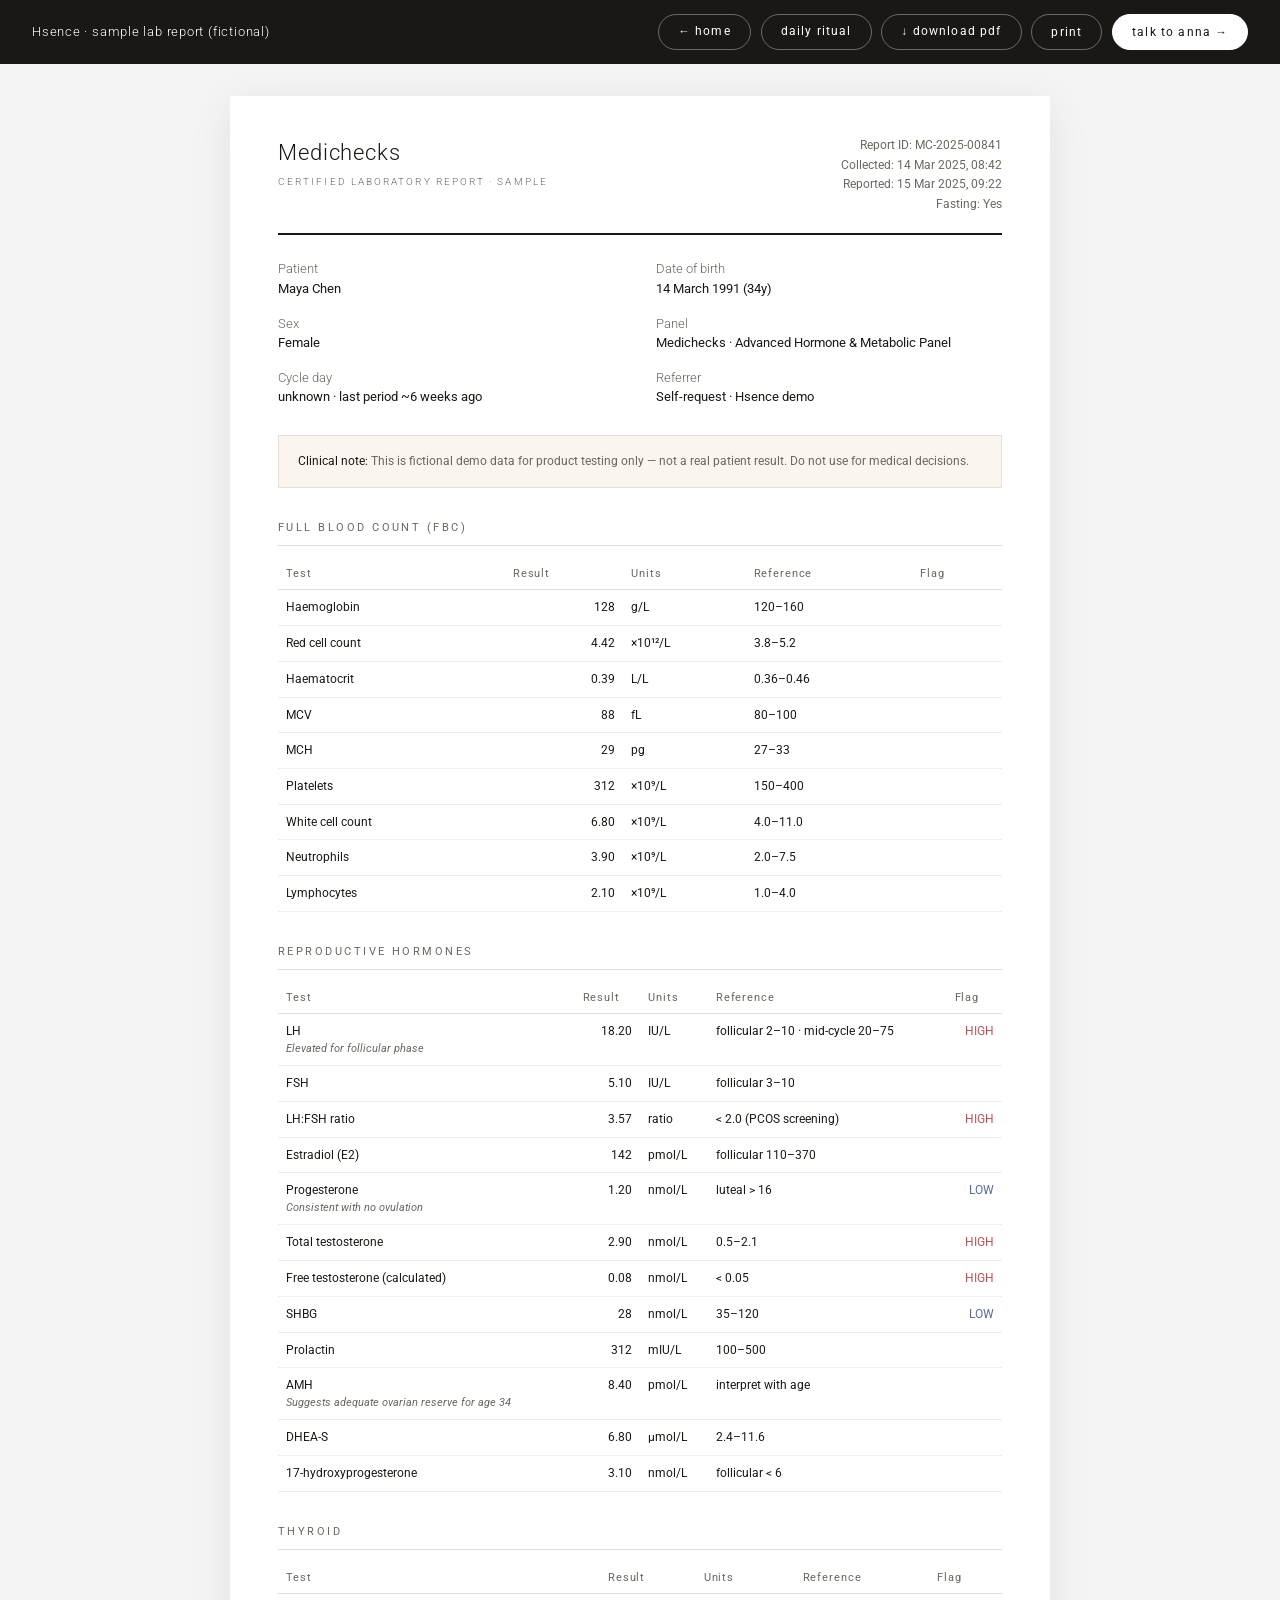
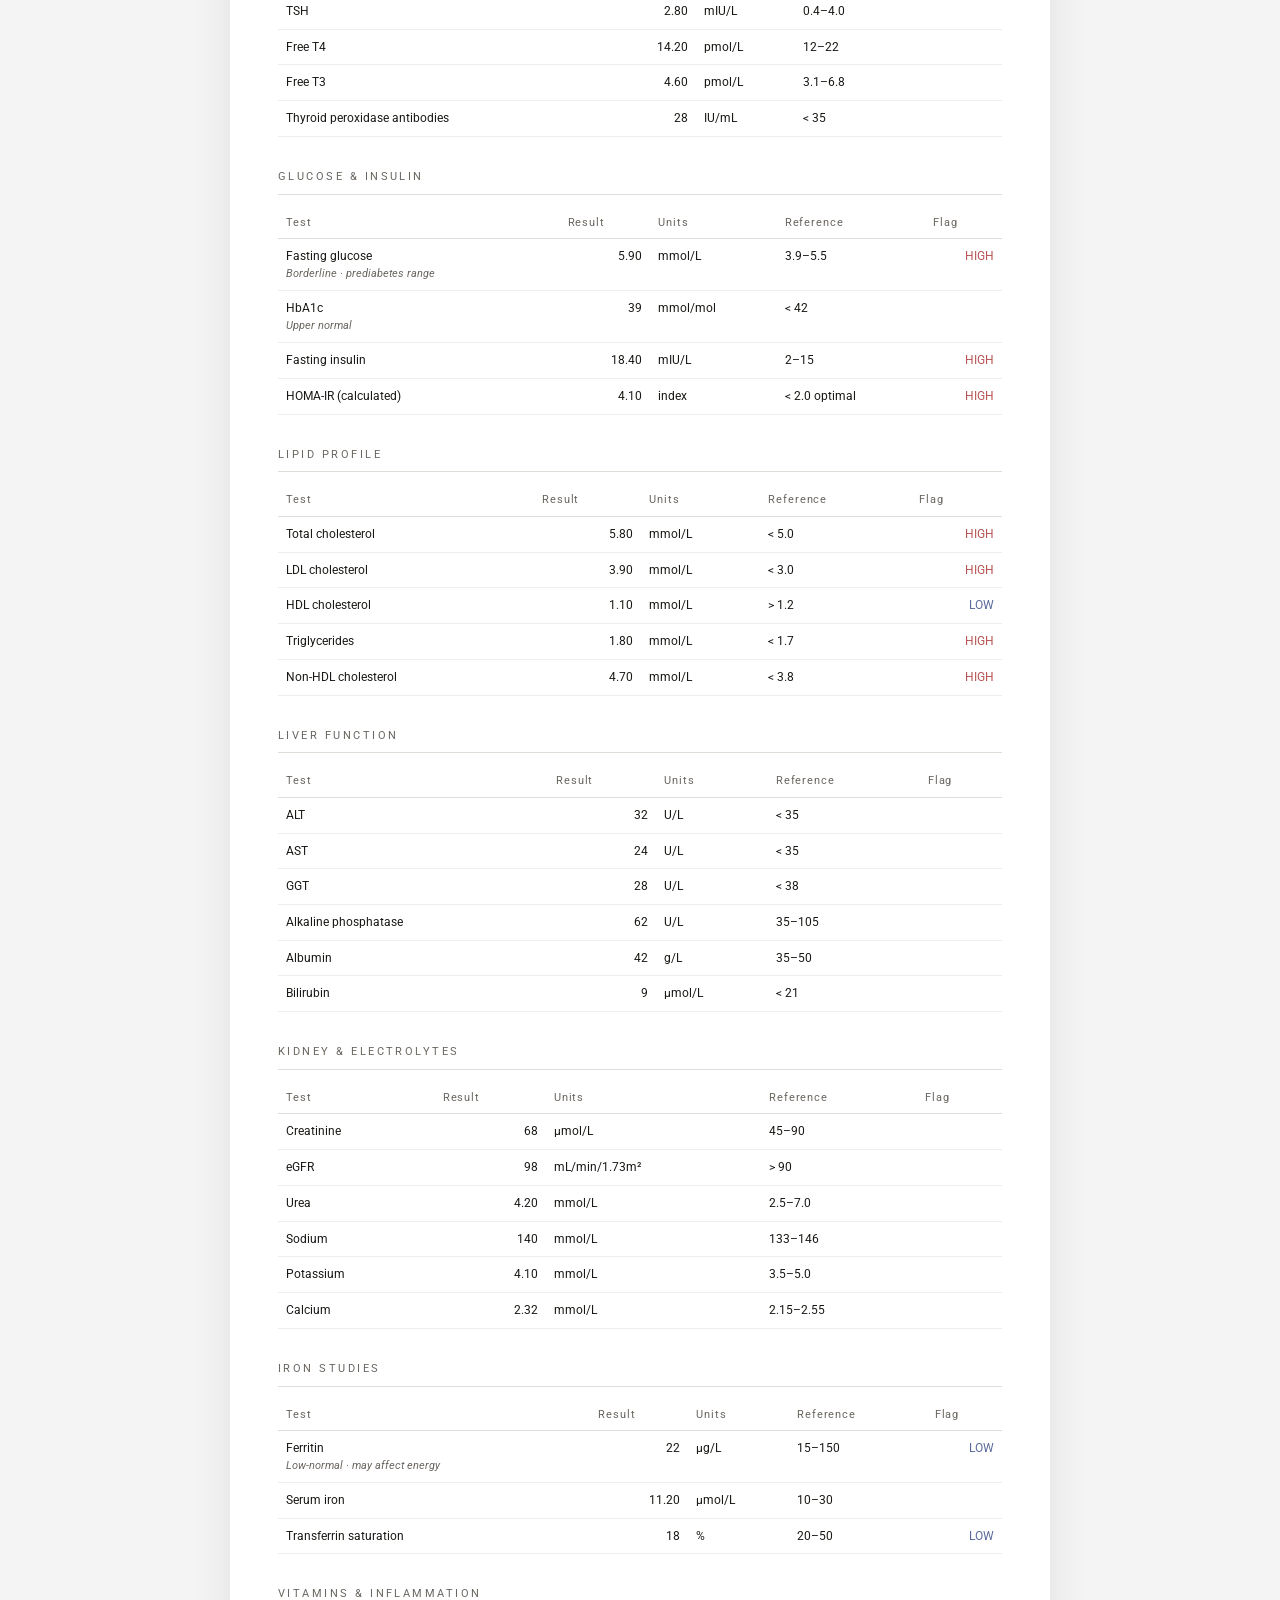
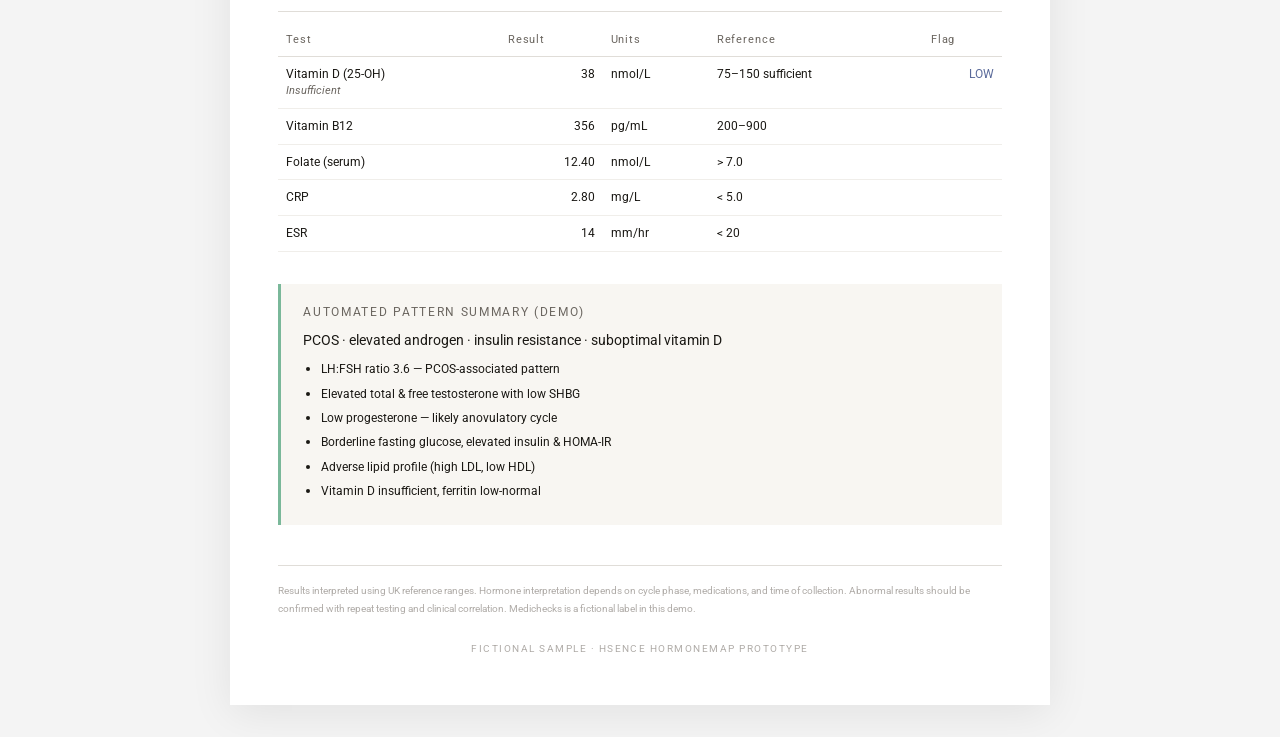
<file: sample-lab-report.html>
<!DOCTYPE html>
<html lang="en">
<head>
<meta charset="UTF-8"/>
<meta name="viewport" content="width=device-width, initial-scale=1.0"/>
<title>Lab Report — Maya Chen · Medichecks (Sample)</title>
<link href="https://fonts.googleapis.com/css2?family=Roboto:wght@300;400&display=swap" rel="stylesheet"/>
<style>
*{box-sizing:border-box;margin:0;padding:0}
body{font-family:'Roboto',sans-serif;font-size:13px;color:#1a1814;background:#f4f4f4;line-height:1.5}
.toolbar{position:sticky;top:0;z-index:10;background:#1a1814;color:#fff;padding:0.9rem 2rem;display:flex;justify-content:space-between;align-items:center;flex-wrap:wrap;gap:0.8rem}
.toolbar a,.toolbar button{font-size:0.72rem;letter-spacing:0.1em;text-transform:lowercase;color:#fff;text-decoration:none;background:transparent;border:0.5px solid rgba(255,255,255,0.35);padding:0.5rem 1.2rem;border-radius:999px;cursor:pointer;font-family:inherit}
.toolbar button.primary{background:#fff;color:#1a1814;border-color:#fff}
.report{max-width:820px;margin:2rem auto;background:#fff;box-shadow:0 8px 40px rgba(0,0,0,0.08);padding:2.5rem 3rem 3rem}
@media print{.toolbar{display:none}.report{margin:0;box-shadow:none;max-width:none}}
.lab-header{display:flex;justify-content:space-between;align-items:flex-start;border-bottom:2px solid #1a1814;padding-bottom:1.2rem;margin-bottom:1.5rem}
.lab-brand{font-size:1.4rem;font-weight:300;letter-spacing:0.04em}
.lab-brand span{display:block;font-size:0.65rem;color:#6b6660;letter-spacing:0.2em;text-transform:uppercase;margin-top:0.3rem}
.lab-meta{text-align:right;font-size:0.72rem;color:#6b6660;line-height:1.7}
.patient-grid{display:grid;grid-template-columns:1fr 1fr;gap:1rem 2rem;margin-bottom:1.8rem;font-size:0.8rem}
.patient-grid dt{color:#6b6660;font-weight:300}
.patient-grid dd{font-weight:400}
.banner{background:#faf5ef;border:0.5px solid #e8e0d8;padding:1rem 1.2rem;margin-bottom:2rem;font-size:0.78rem;color:#6b6660}
.banner strong{color:#1a1814;font-weight:400}
.section{margin-bottom:2rem}
.section h2{font-size:0.7rem;font-weight:400;letter-spacing:0.22em;text-transform:uppercase;color:#6b6660;border-bottom:0.5px solid #e0ddd8;padding-bottom:0.5rem;margin-bottom:0.8rem}
table{width:100%;border-collapse:collapse;font-size:0.78rem}
th{text-align:left;font-weight:400;color:#6b6660;font-size:0.68rem;letter-spacing:0.08em;padding:0.45rem 0.5rem;border-bottom:0.5px solid #e0ddd8}
td{padding:0.5rem;border-bottom:0.5px solid #f0eeea;vertical-align:top}
td.num{text-align:right;font-variant-numeric:tabular-nums}
.flag-high{color:#b85454;font-weight:400}
.flag-low{color:#5a6a9a;font-weight:400}
.flag-ok{color:#5a8a6e}
.note{font-size:0.68rem;color:#6b6660;font-style:italic}
.summary-box{margin-top:2rem;padding:1.2rem 1.4rem;background:#f8f6f2;border-left:3px solid #7ab89a}
.summary-box h3{font-size:0.75rem;letter-spacing:0.14em;text-transform:uppercase;color:#6b6660;margin-bottom:0.6rem;font-weight:400}
.summary-box ul{margin-left:1.1rem;font-size:0.78rem;color:#1a1814}
.summary-box li{margin-bottom:0.35rem}
.footer-note{margin-top:2.5rem;padding-top:1rem;border-top:0.5px solid #e0ddd8;font-size:0.65rem;color:#b0aca8;line-height:1.7}
.watermark{text-align:center;font-size:0.62rem;color:#b0aca8;letter-spacing:0.15em;text-transform:uppercase;margin-top:1.5rem}
</style>
</head>
<body>
<div class="toolbar">
  <span style="font-weight:300;letter-spacing:0.06em">Hsence · sample lab report (fictional)</span>
  <div style="display:flex;gap:0.6rem;flex-wrap:wrap">
    <a href="index.html">← home</a>
    <a href="daily.html">daily ritual</a>
    <a href="data/Maya-Chen-Sample-Lab-Report.pdf" download>↓ download PDF</a>
    <button type="button" onclick="window.print()">print</button>
    <button type="button" class="primary" onclick="location.href='daily.html'">talk to Anna →</button>
  </div>
</div>
<div class="report" id="report-root"></div>
<script src="data/fake-lab-panel.js"></script>
<script>
function boot(){
  if(window.FAKE_LAB_PANEL)return render(window.FAKE_LAB_PANEL);
  return fetch('data/fake-lab-panel.json').then(r=>r.json()).then(render);
}
boot().catch(()=>{
  document.getElementById('report-root').innerHTML='<p style="padding:2rem">Could not load lab data.</p>';
});

function render(data){
  const p=data.patient, r=data.report;
  const collected=new Date(r.collected).toLocaleString('en-GB',{dateStyle:'medium',timeStyle:'short'});
  const reported=new Date(r.reported).toLocaleString('en-GB',{dateStyle:'medium',timeStyle:'short'});
  const flagCls={high:'flag-high',low:'flag-low',ok:'flag-ok'};
  const flagLbl={high:'HIGH',low:'LOW',ok:''};

  let sections='';
  data.sections.forEach(sec=>{
    const rows=sec.tests.map(t=>{
      const fl=t.flag!=='ok'?'<span class="'+flagCls[t.flag]+'">'+flagLbl[t.flag]+'</span>':'';
      const note=t.note?'<div class="note">'+t.note+'</div>':'';
      const val=typeof t.value==='number'?(Number.isInteger(t.value)?t.value:t.value.toFixed(2)):t.value;
      return '<tr><td>'+t.name+note+'</td><td class="num">'+val+'</td><td>'+t.unit+'</td><td>'+t.ref+'</td><td class="num">'+fl+'</td></tr>';
    }).join('');
    sections+='<div class="section"><h2>'+sec.title+'</h2><table><thead><tr><th>Test</th><th>Result</th><th>Units</th><th>Reference</th><th>Flag</th></tr></thead><tbody>'+rows+'</tbody></table></div>';
  });

  const highlights=data.summary.highlights.map(h=>'<li>'+h+'</li>').join('');

  document.getElementById('report-root').innerHTML=`
    <div class="lab-header">
      <div class="lab-brand">Medichecks<span>certified laboratory report · sample</span></div>
      <div class="lab-meta">
        Report ID: ${p.id}<br>
        Collected: ${collected}<br>
        Reported: ${reported}<br>
        Fasting: ${r.fasting?'Yes':'No'}
      </div>
    </div>
    <dl class="patient-grid">
      <div><dt>Patient</dt><dd>${p.name}</dd></div>
      <div><dt>Date of birth</dt><dd>${new Date(p.dob).toLocaleDateString('en-GB',{day:'numeric',month:'long',year:'numeric'})} (34y)</dd></div>
      <div><dt>Sex</dt><dd>${p.sex}</dd></div>
      <div><dt>Panel</dt><dd>${r.lab}</dd></div>
      <div><dt>Cycle day</dt><dd>${r.cycleDay}</dd></div>
      <div><dt>Referrer</dt><dd>Self-request · Hsence demo</dd></div>
    </dl>
    <div class="banner"><strong>Clinical note:</strong> This is fictional demo data for product testing only — not a real patient result. Do not use for medical decisions.</div>
    ${sections}
    <div class="summary-box">
      <h3>Automated pattern summary (demo)</h3>
      <p style="font-size:0.85rem;margin-bottom:0.6rem"><strong style="font-weight:400">${data.summary.pattern}</strong></p>
      <ul>${highlights}</ul>
    </div>
    <div class="footer-note">
      Results interpreted using UK reference ranges. Hormone interpretation depends on cycle phase, medications, and time of collection.
      Abnormal results should be confirmed with repeat testing and clinical correlation. Medichecks is a fictional label in this demo.
    </div>
    <p class="watermark">fictional sample · hsence hormonemap prototype</p>
  `;
}
</script>
</body>
</html>
</file>
